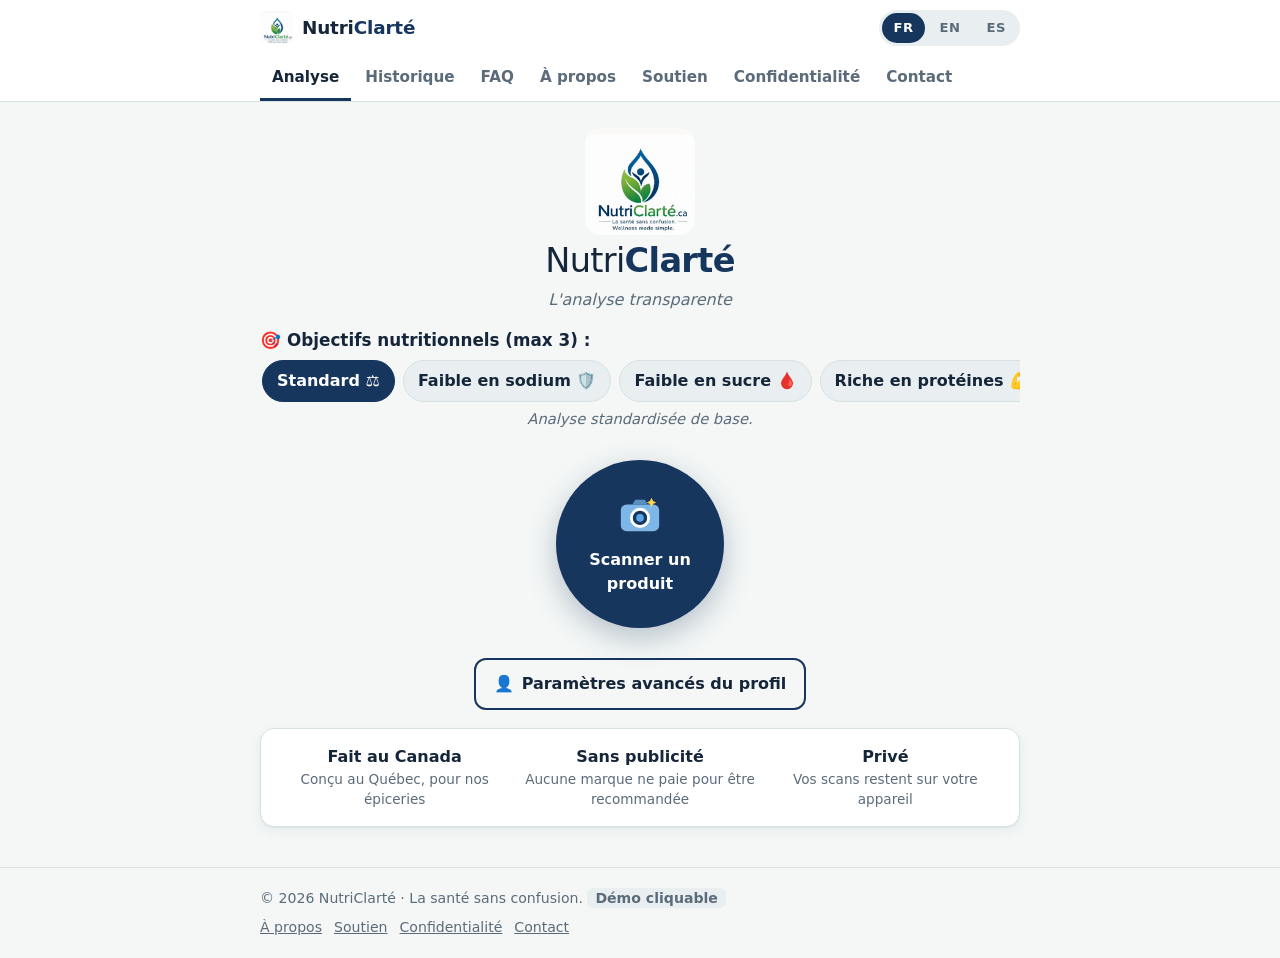
<file: index.html>
<!doctype html>
<html lang="fr-CA">
<head>
<meta charset="utf-8">
<meta name="viewport" content="width=device-width, initial-scale=1, viewport-fit=cover">
<meta http-equiv="Content-Security-Policy" content="default-src 'self'; script-src 'sha256-TqAdHb87tggobNVcoYLOB+upODQO8K/ssJWIVBiwGew='; style-src 'self' 'unsafe-inline'; img-src 'self' data:; font-src 'self'; connect-src 'self'; form-action 'self'; base-uri 'none'; object-src 'none'; frame-src 'none'; manifest-src 'self'; upgrade-insecure-requests">
<meta name="referrer" content="strict-origin-when-cross-origin">
<link rel="icon" href="logo.png">
<title>NutriClarté</title>
<meta name="claude:viewport-fit-sides" content="cover">
<meta name="description" content="NutriClarté — scan a product, get a clear nutrition score and healthier alternatives.">
<style>
body{margin:0}img{max-width:100%}[hidden]{display:none!important}
/* Layout: one centred app column (phone-first like the prototype), sticky brand bar with the FR/EN/ES toggle top-right, scrollable tab rail below. */
:root{
  --bg:#f4f7f6; --surface:#ffffff; --surface-2:#e9eff0; --line:#d8e1e2;
  --fg:#16263a; --muted:#5b6b7a;
  --navy:#17365d; --navy-fg:#ffffff; --leaf:#3f8f35; --water:#1f6fb2;
  --bad:#c0392b; --bad-bg:#fdecea; --warn:#b26a00; --good:#2e7d32; --good-bg:#e8f5e9; --ok:#1f6fb2;
  --shadow:0 1px 2px rgba(23,54,93,.06),0 4px 14px rgba(23,54,93,.06);
  /* System fonts only: no third-party font requests (privacy) */
  --display:"Avenir Next","Segoe UI Variable Display","Segoe UI",system-ui,-apple-system,Roboto,"Helvetica Neue",Arial,sans-serif;
  --body:system-ui,-apple-system,"Segoe UI",Roboto,"Helvetica Neue",Arial,sans-serif;
  --r:14px;
}
@media (prefers-color-scheme:dark){:root:not([data-theme="light"]){
  --bg:#0f1720; --surface:#17222e; --surface-2:#1f2d3b; --line:#2a3a4a;
  --fg:#e7eef4; --muted:#9aaaba; --navy:#3b6ea8; --navy-fg:#ffffff; --leaf:#6cbf5f; --water:#5aa6e6;
  --bad:#ff7b6b; --bad-bg:#3a1f1d; --warn:#f0b04a; --good:#7fd283; --good-bg:#1d3324; --ok:#5aa6e6;
  --shadow:0 1px 2px rgba(0,0,0,.3); color-scheme:dark}}
:root[data-theme="dark"]{
  --bg:#0f1720; --surface:#17222e; --surface-2:#1f2d3b; --line:#2a3a4a;
  --fg:#e7eef4; --muted:#9aaaba; --navy:#3b6ea8; --navy-fg:#ffffff; --leaf:#6cbf5f; --water:#5aa6e6;
  --bad:#ff7b6b; --bad-bg:#3a1f1d; --warn:#f0b04a; --good:#7fd283; --good-bg:#1d3324; --ok:#5aa6e6;
  --shadow:0 1px 2px rgba(0,0,0,.3); color-scheme:dark}
*{box-sizing:border-box}
body{background:var(--bg);color:var(--fg);font-family:var(--body);font-size:16px;line-height:1.5}
body::before{content:"";position:fixed;inset:0 0 auto;height:env(safe-area-inset-top,0px);z-index:30;background:var(--surface)}
h1,h2,h3{font-family:var(--display);text-wrap:balance;line-height:1.2;margin:0}
p{margin:0}
a{color:var(--water)}
button,input,select,textarea{font:inherit;color:inherit}
:focus-visible{outline:3px solid var(--water);outline-offset:2px}
.gut{padding-left:max(16px,env(safe-area-inset-left,0px));padding-right:max(16px,env(safe-area-inset-right,0px))}
.col{max-width:760px;margin:0 auto}

/* Header */
.top{position:sticky;top:env(safe-area-inset-top,0px);z-index:20;background:var(--surface);border-bottom:1px solid var(--line)}
.bar{display:flex;align-items:center;justify-content:space-between;gap:12px;padding-block:10px}
.brand{display:flex;align-items:center;gap:8px;text-decoration:none;color:var(--fg);min-width:0}
.brand img{width:34px;height:34px;object-fit:contain;border-radius:8px;background:#fff}
.brand b{font-family:var(--display);font-size:1.15rem;font-weight:600;letter-spacing:-.01em}
.brand b span{color:var(--navy);font-weight:700}
.lang{display:flex;gap:4px;background:var(--surface-2);padding:3px;border-radius:999px;flex-shrink:0}
.lang button{border:0;background:transparent;padding:5px 11px;border-radius:999px;font-size:.82rem;font-weight:700;letter-spacing:.04em;cursor:pointer;color:var(--muted)}
.lang button[aria-pressed="true"]{background:var(--navy);color:var(--navy-fg)}
.tabs{display:flex;gap:2px;overflow-x:auto;scrollbar-width:none}
.tabs::-webkit-scrollbar{display:none}
.tabs a{flex:0 0 auto;padding:10px 12px;text-decoration:none;color:var(--muted);font-weight:600;font-size:.95rem;border-bottom:3px solid transparent;white-space:nowrap}
.tabs a[aria-current="page"]{color:var(--fg);border-bottom-color:var(--navy)}

main{padding-block:20px 40px}
.view{display:flex;flex-direction:column;gap:18px}
.card{background:var(--surface);border:1px solid var(--line);border-radius:var(--r);padding:16px;box-shadow:var(--shadow)}
.label{font-size:.78rem;font-weight:700;letter-spacing:.08em;text-transform:uppercase;color:var(--muted)}
.muted{color:var(--muted)}
.btn{display:inline-flex;align-items:center;justify-content:center;gap:8px;border:0;border-radius:12px;padding:12px 18px;font-weight:700;cursor:pointer;background:var(--navy);color:var(--navy-fg);text-decoration:none}
.btn.ghost{background:transparent;color:var(--fg);border:2px solid var(--navy)}
.btn.block{width:100%}
.btn.red{background:var(--bad);color:#fff}
.card.danger{display:flex;flex-direction:column;gap:10px;border-color:var(--bad)}

/* Home */
.hero{display:flex;flex-direction:column;align-items:center;text-align:center;gap:6px;padding-top:6px}
.hero img{width:110px;height:auto;border-radius:16px;background:#fff}
.hero h1{font-size:2.1rem;font-weight:500;letter-spacing:-.02em}
.hero h1 span{font-weight:700;color:var(--navy)}
.hero p{font-style:italic;color:var(--muted)}
.goals h2{font-size:1.05rem;font-weight:600;display:flex;gap:6px;align-items:center}
.chips{display:flex;gap:8px;overflow-x:auto;padding:10px 2px 6px;scrollbar-width:thin}
.chip{flex:0 0 auto;border:1px solid var(--line);background:var(--surface-2);border-radius:999px;padding:8px 14px;font-weight:600;cursor:pointer;white-space:nowrap}
.chip[aria-pressed="true"]{background:var(--navy);color:var(--navy-fg);border-color:var(--navy)}
.goals .sub{text-align:center;font-style:italic;color:var(--muted);font-size:.92rem}
.scanwrap{display:flex;justify-content:center;padding-block:12px}
.scanbtn{width:168px;height:168px;border-radius:50%;border:0;background:var(--navy);color:var(--navy-fg);display:flex;flex-direction:column;align-items:center;justify-content:center;gap:10px;font-weight:700;cursor:pointer;box-shadow:0 10px 30px rgba(23,54,93,.28);transition:transform .15s}
.scanbtn:hover{transform:scale(1.03)}
.scanbtn svg{width:46px;height:46px}
.center{display:flex;justify-content:center}
.trust{display:grid;grid-template-columns:repeat(3,1fr);gap:10px}
.trust div{text-align:center;font-size:.85rem;color:var(--muted)}
.trust b{display:block;color:var(--fg);font-family:var(--display);font-size:1rem}
@media (max-width:480px){.trust{grid-template-columns:1fr}}

/* Scanner overlay */
.scanner{position:fixed;inset:0;z-index:50;background:rgba(10,16,24,.92);display:flex;flex-direction:column;align-items:center;justify-content:center;gap:18px;color:#fff;padding:24px}
.frame{width:min(260px,70vw);aspect-ratio:1.1;border:3px solid #fff;border-radius:18px;position:relative;overflow:hidden;max-width:100%}
.frame::after{content:"";position:absolute;left:8%;right:8%;height:2px;background:#6cbf5f;box-shadow:0 0 12px #6cbf5f;top:10%;animation:sweep 1.8s ease-in-out infinite alternate}
.frame .bars{position:absolute;inset:30% 18%;background:repeating-linear-gradient(90deg,rgba(255,255,255,.55) 0 2px,transparent 2px 5px,rgba(255,255,255,.55) 5px 6px,transparent 6px 10px);opacity:.5}
@keyframes sweep{to{top:88%}}
@media (prefers-reduced-motion:reduce){.frame::after{animation:none;top:50%}}
.scanner .sim{background:rgba(255,255,255,.14);color:#fff;border:1px solid rgba(255,255,255,.4);border-radius:999px;padding:10px 22px;font-weight:700;cursor:pointer}
.scanner .cancel{background:none;border:0;color:#cfd8e0;cursor:pointer}

/* Result */
.filters{background:var(--surface-2);border-radius:10px;padding:10px 12px;font-size:.92rem;text-align:center}
.seg{display:grid;grid-template-columns:1fr 1fr;gap:4px;background:var(--surface-2);padding:4px;border-radius:999px}
.seg button{border:0;background:transparent;border-radius:999px;padding:10px;font-weight:700;cursor:pointer;color:var(--muted)}
.seg button[aria-pressed="true"]{background:var(--navy);color:var(--navy-fg)}
.slider label{font-weight:600;font-size:.95rem;display:flex;justify-content:space-between;gap:8px;flex-wrap:wrap}
.slider input{width:100%;accent-color:var(--water);margin-top:10px}
.score{display:flex;gap:16px;align-items:center}
.ring{width:76px;height:76px;flex-shrink:0;border-radius:50%;border:4px solid var(--rc);display:grid;place-items:center;font-family:var(--display);font-size:1.8rem;font-weight:700;color:var(--rc)}
.score .pname{font-size:.8rem;font-weight:700;letter-spacing:.06em;text-transform:uppercase;color:var(--muted)}
.score .rating{font-family:var(--display);font-size:1.5rem;font-weight:600;color:var(--rc)}
.alerts{display:flex;flex-direction:column;gap:6px;margin-top:14px;padding-top:12px;border-top:1px solid var(--line)}
.alert{display:flex;gap:8px;align-items:flex-start;font-weight:600;font-size:.95rem}
.alert.bad{color:var(--bad)} .alert.warn{color:var(--warn)} .alert.good{color:var(--good)}
.alert i{font-style:normal;flex-shrink:0;width:20px;height:20px;border-radius:5px;display:grid;place-items:center;font-size:.75rem;color:#fff}
.alert.bad i{background:var(--bad)} .alert.warn i{background:var(--warn)} .alert.good i{background:var(--good)}
.nutr{display:grid;grid-template-columns:repeat(4,1fr);gap:8px;text-align:center}
.nutr b{display:block;font-family:var(--display);font-size:1.35rem;font-weight:600;font-variant-numeric:tabular-nums}
.nutr span{font-size:.82rem;color:var(--muted)}
.nutr .over b{color:var(--bad)}
@media (max-width:420px){.nutr{grid-template-columns:repeat(2,1fr)}}
.alt{display:flex;flex-direction:column;gap:6px}
.alt .head{display:flex;justify-content:space-between;gap:10px;align-items:flex-start}
.alt h3{font-family:var(--body);font-size:1.02rem;font-weight:700}
.pill{background:var(--good-bg);color:var(--good);font-weight:700;font-size:.82rem;padding:3px 9px;border-radius:999px;white-space:nowrap;font-variant-numeric:tabular-nums}
.alt .why{font-style:italic;color:var(--leaf);font-size:.92rem;font-weight:600}
.tags{display:flex;flex-wrap:wrap;gap:6px}
.tags span{background:var(--surface-2);border-radius:6px;padding:2px 8px;font-size:.8rem;color:var(--muted);font-variant-numeric:tabular-nums}
.match{font-size:.78rem;font-weight:700;color:var(--water)}

/* History */
.hist{display:flex;flex-direction:column;gap:10px}
.hrow{display:flex;align-items:center;gap:12px;cursor:pointer;text-align:left;width:100%;font:inherit}
.hrow .ring{width:48px;height:48px;font-size:1.1rem;border-width:3px}
.hrow div{min-width:0;flex:1}
.hrow small{color:var(--muted)}
.ex{font-size:.72rem;font-weight:700;letter-spacing:.06em;text-transform:uppercase;background:var(--surface-2);color:var(--muted);padding:2px 6px;border-radius:4px;margin-left:6px}

/* FAQ / prose */
details{background:var(--surface);border:1px solid var(--line);border-radius:12px;padding:12px 16px}
details+details{margin-top:8px}
summary{font-weight:700;cursor:pointer}
details p{margin-top:8px;color:var(--muted)}
.prose{display:flex;flex-direction:column;gap:14px;max-width:68ch}
.prose h1{font-size:1.9rem;font-weight:600}
.prose h2{font-size:1.25rem;font-weight:600;margin-top:10px}
.prose ul,.prose ol{margin:0;padding-left:1.2em;display:flex;flex-direction:column;gap:6px}
.prose .lede{font-size:1.12rem;color:var(--muted)}
.eyebrow{font-size:.78rem;font-weight:700;letter-spacing:.1em;text-transform:uppercase;color:var(--leaf)}
.grid2{display:grid;grid-template-columns:repeat(2,minmax(0,1fr));gap:12px}
@media (max-width:560px){.grid2{grid-template-columns:1fr}}
.grid2 h3{font-size:1.02rem;margin-bottom:4px}
.quote{border-left:4px solid var(--leaf);padding:4px 0 4px 14px;font-size:1.1rem;font-style:italic}
.updated{font-size:.88rem;color:var(--muted)}

/* Contact */
.contact{display:grid;grid-template-columns:minmax(0,1.4fr) minmax(0,1fr);gap:16px;align-items:start}
@media (max-width:640px){.contact{grid-template-columns:1fr}}
form{display:flex;flex-direction:column;gap:12px}
.field{display:flex;flex-direction:column;gap:4px}
.field label{font-weight:600;font-size:.93rem}
.field input,.field select,.field textarea{border:1px solid var(--line);background:var(--bg);border-radius:10px;padding:10px 12px;width:100%}
.field textarea{min-height:130px;resize:vertical}
.field .err{color:var(--bad);font-size:.85rem;min-height:0}
.check{display:flex;gap:8px;align-items:flex-start;font-size:.9rem}
.check input{margin-top:4px}
.phone{font-family:var(--display);font-size:1.5rem;font-weight:600;user-select:all;font-variant-numeric:tabular-nums}
.side{display:flex;flex-direction:column;gap:12px}
.side .card{display:flex;flex-direction:column;gap:6px}
.copy{align-self:flex-start;border:1px solid var(--line);background:var(--surface-2);border-radius:8px;padding:5px 10px;font-size:.85rem;font-weight:600;cursor:pointer}
.success{display:flex;flex-direction:column;gap:8px;background:var(--good-bg);border:1px solid var(--good);border-radius:var(--r);padding:16px}
.success h3{color:var(--good)}

/* Modal + toast */
.modal{position:fixed;inset:0;z-index:60;background:rgba(10,16,24,.55);display:flex;align-items:flex-end;justify-content:center;padding:16px}
.sheet{background:var(--surface);border-radius:18px;padding:20px;width:100%;max-width:520px;max-height:90vh;overflow:auto;display:flex;flex-direction:column;gap:14px}
.sheet .row{display:flex;gap:10px;justify-content:flex-end}
.opts{display:flex;flex-wrap:wrap;gap:8px}
@media (min-width:640px){.modal{align-items:center}}
.toast{position:fixed;left:50%;bottom:calc(20px + env(safe-area-inset-bottom,0px));transform:translateX(-50%);background:var(--fg);color:var(--bg);padding:10px 16px;border-radius:10px;font-weight:600;z-index:70;max-width:calc(100% - 32px)}

footer{border-top:1px solid var(--line);padding-block:20px;font-size:.88rem;color:var(--muted)}
footer .col{display:flex;flex-wrap:wrap;gap:8px 16px;justify-content:space-between}
footer nav{display:flex;flex-wrap:wrap;gap:12px}
footer a{color:var(--muted)}
.demo-tag{background:var(--surface-2);border-radius:6px;padding:2px 8px;font-weight:600}
</style>

</head>
<body>
<header class="top">
  <div class="gut"><div class="col bar">
    <a class="brand" href="#analyze"><img src="[data-uri]" alt=""><b>Nutri<span>Clarté</span></b></a>
    <div class="lang" role="group" aria-label="Language">
      <button type="button" data-lang="fr" aria-pressed="false" title="Français">FR</button>
      <button type="button" data-lang="en" aria-pressed="false" title="English">EN</button>
      <button type="button" data-lang="es" aria-pressed="false" title="Español">ES</button>
    </div>
  </div></div>
  <div class="gut"><nav class="col tabs" id="tabs" aria-label="Main">
    <a href="#analyze" data-i18n="tab.analyze"></a>
    <a href="#history" data-i18n="tab.history"></a>
    <a href="#faq" data-i18n="tab.faq"></a>
    <a href="#about" data-i18n="tab.about"></a>
    <a href="#support" data-i18n="tab.support"></a>
    <a href="#privacy" data-i18n="tab.privacy"></a>
    <a href="#contact" data-i18n="tab.contact"></a>
  </nav></div>
</header>

<main class="gut"><div class="col" id="app"></div></main>

<footer class="gut"><div class="col">
  <span>© 2026 NutriClarté · <span data-i18n="footer.tag"></span> <span class="demo-tag" data-i18n="footer.demo"></span></span>
  <nav><a href="#about" data-i18n="tab.about"></a><a href="#support" data-i18n="tab.support"></a><a href="#privacy" data-i18n="tab.privacy"></a><a href="#contact" data-i18n="tab.contact"></a></nav>
</div></footer>

<div id="layer"></div>

<script>
const T = {
en: {
  "data.title":"Delete all my data","data.desc":"Erase everything NutriClarté saved in this browser: scan history, profile (age group and allergies) and language choice. This cannot be undone.","data.delete":"Delete all my data","data.confirm":"Delete your history, profile and settings from this device?","data.yes":"Yes, delete everything","data.no":"Keep my data","data.deleted":"All your data was deleted from this device.",
  "tab.analyze":"Analyze","tab.history":"History","tab.faq":"FAQ","tab.about":"About us","tab.support":"Support","tab.privacy":"Privacy","tab.contact":"Contact",
  "footer.tag":"Wellness made simple.","footer.demo":"Clickable demo",
  "tagline":"Transparent analysis",
  "goals.title":"Nutritional Goals (max 3):",
  "goal.standard":"Standard ⚖️","goal.lowsodium":"Low-Sodium 🛡️","goal.lowsugar":"Low-Sugar 🩸","goal.highprotein":"High-Protein 💪","goal.cardio":"Cardio / Anti-Cholesterol ❤️",
  "goals.std":"Standard baseline analysis.","goals.active":"{n} active profile(s) simultaneously.","goals.max":"You can combine up to 3 goals.",
  "scan.btn":"Scan a product","profile.btn":"Advanced Profile Settings",
  "trust.1a":"Made in Canada","trust.1b":"Built in Québec, for Canadian shelves",
  "trust.2a":"No ads","trust.2b":"No brand pays for a recommendation",
  "trust.3a":"Private","trust.3b":"Your scans stay on your device",
  "scanner.hint":"Place the barcode inside the frame","scanner.sim":"Simulate a scan","scanner.cancel":"Cancel","scanner.reading":"Reading barcode…",
  "res.back":"Back to Home","res.filters":"Combined filters:","res.base":"Rigid Base (100g)","res.portion":"Real Portion",
  "res.adjust":"Adjust your real portion: x{m}","res.grams":"≈ {g} g",
  "res.matches":"The product matches your selected criteria.",
  "alert.sugar":"Glycemic Alert: Too much sugar.","alert.satfat":"Cardio: High saturated fats.","alert.sodium":"Sodium Alert: Too much salt for your goal.","alert.protein":"Protein: Too little protein for your goal.","alert.allergen":"Allergen: contains {a}.",
  "res.bio":"Biological Analysis","res.alts":"Best Alternatives For You","res.fits":"Fits your goals",
  "nut.sugars":"Sugars","nut.satfat":"Sat. Fat","nut.sodium":"Sodium","nut.protein":"Protein",
  "rating.poor":"Poor","rating.fair":"Fair","rating.good":"Good","rating.excellent":"Excellent",
  "hist.title":"Your scan history","hist.lede":"Tap a scan to reopen its analysis.","hist.empty":"No scans yet. Scan a product from the Analyze tab.","hist.clear":"Clear history","hist.example":"Example","hist.cleared":"History cleared.",
  "faq.title":"Frequently asked questions",
  "faq":[
    ["How is the score calculated?","Each product gets a score out of 100 based on its sugars, saturated fats, sodium, fibre and protein per 100 g, compared with Health Canada's daily values. Your goals then add specific alerts on top of the score."],
    ["What is the difference between Rigid Base and Real Portion?","Rigid Base shows the label values per 100 g so you can compare products fairly. Real Portion multiplies them by what you actually eat, for example x0.3 for a 30 g serving of spread."],
    ["Why can I only pick 3 goals?","Combining more than three goals makes the alerts contradictory and hard to read. Three covers the most common combinations, like Low-Sugar plus Cardio."],
    ["Are the alternatives sponsored?","No. Alternatives are ranked only by how well they fit your goals and their score. No brand can pay to appear."],
    ["Is NutriClarté medical advice?","No. NutriClarté helps you read labels. For a diagnosis or a diet plan, talk to your doctor or a registered dietitian."],
    ["Which languages are available?","French, English and Spanish. Use the FR / EN / ES switch at the top right of every page."]
  ],
  "profile.title":"Advanced Profile Settings","profile.desc":"These settings add personal alerts to every analysis. They are saved on this device only.",
  "profile.age":"Age group","age.1":"18–34","age.2":"35–54","age.3":"55+","profile.allergies":"Allergies and intolerances",
  "allergen.nuts":"Tree nuts","allergen.milk":"Milk","allergen.gluten":"Gluten","allergen.soy":"Soy","allergen.peanuts":"Peanuts",
  "profile.save":"Save","profile.cancel":"Cancel","profile.saved":"Profile saved.",
  "contact.eyebrow":"Contact","contact.title":"Talk to the NutriClarté team","contact.lede":"Questions about a score, a bug, or your data? Send us a message and a real person will answer within 2 business days.",
  "f.name":"Full name","f.email":"Email address","f.topic":"Topic","f.message":"Message","f.consent":"I agree that NutriClarté uses this information only to answer my request.","f.send":"Send message",
  "topic.general":"General question","topic.support":"Technical support","topic.privacy":"Privacy or data request","topic.partner":"Partnerships and media",
  "err.name":"Please enter your name.","err.email":"Please enter a valid email address, like name@example.com.","err.message":"Please write at least 10 characters.","err.consent":"Please check this box so we can reply.",
  "ok.title":"Thank you, {name}!","ok.body":"Your message about “{topic}” has been received. We reply within 2 business days to {email}.","ok.demo":"Demo: in this prototype the form is not connected to a server yet, so nothing was actually sent.","ok.again":"Send another message",
  "c.call":"Call us","c.hours":"Monday to Friday, 9 a.m. to 5 p.m. (Eastern Time)","c.copy":"Copy number","c.copied":"Number copied.","c.where":"Where we are","c.place":"Québec, Canada","c.reply":"Response time","c.replyv":"Within 2 business days, in French, English or Spanish.",
  "page.about":`
<span class="eyebrow">About us</span>
<h1>Why we built NutriClarté</h1>
<p class="lede">NutriClarté started with a simple frustration: standing in a grocery aisle, holding two jars, and not being able to tell which one was actually better for the person you are shopping for.</p>
<h2>The story behind the app</h2>
<p>Nutrition labels are full of numbers, but they rarely answer the real question: <em>is this good for me?</em> A label says 55 g of sugar per 100 g. Is that a lot for someone managing diabetes? What if you only eat one spoonful? What if you also watch your cholesterol?</p>
<p>We watched people we love struggle with exactly these questions after a diagnosis. They were told to "eat better" and then left alone with tiny print, two languages on every package, and marketing claims like "light" or "natural" that mean very little.</p>
<p class="quote">We wanted a tool that turns a label into a clear answer in under five seconds, in the language you think in.</p>
<p>That became NutriClarté: scan a barcode, pick up to three goals, and see a score, plain-language alerts, and better alternatives from the same shelf.</p>
<h2>Who we are</h2>
<p>We are a small, independent team based in Québec, combining software development with a deep interest in nutrition and public health. We are not owned by a food company or a grocery chain, and we intend to keep it that way.</p>
<h2>Why you can trust us</h2>
<div class="grid2">
  <div class="card"><h3>Independent recommendations</h3><p class="muted">No brand can pay to improve its score or to appear as an alternative.</p></div>
  <div class="card"><h3>Public data sources</h3><p class="muted">Scores use the nutrition facts printed on the package and Health Canada daily values.</p></div>
  <div class="card"><h3>Privacy first</h3><p class="muted">Your goals, profile and history stay on your device. We do not sell data. Ever.</p></div>
  <div class="card"><h3>Reachable humans</h3><p class="muted">Call us or write to us. A person from the team answers, in French, English or Spanish.</p></div>
</div>
<h2>Our mission</h2>
<p><strong>La santé sans confusion. Wellness made simple.</strong> We want every shopper, whatever their health condition or language, to make a confident choice in the aisle.</p>
<p><a class="btn" href="#contact">Contact the team</a></p>`,
  "page.support":`
<span class="eyebrow">Support</span>
<h1>How can we help?</h1>
<p class="lede">Quick answers to the most common questions. If you are still stuck, our team is one message away.</p>
<h2>Getting started</h2>
<ol>
  <li>Choose up to 3 nutritional goals on the Analyze tab (for example Low-Sugar and Cardio).</li>
  <li>Tap <strong>Scan a product</strong> and place the barcode inside the frame.</li>
  <li>Read the score and alerts, then switch between <strong>Rigid Base (100g)</strong> and <strong>Real Portion</strong>.</li>
  <li>Move the slider to match how much you actually eat.</li>
  <li>Browse the <strong>Best Alternatives For You</strong> to find a better option.</li>
</ol>
<h2>Troubleshooting</h2>
<div class="grid2">
  <div class="card"><h3>The camera does not open</h3><p class="muted">Allow camera access for NutriClarté in your phone settings, then reopen the app.</p></div>
  <div class="card"><h3>Product not found</h3><p class="muted">Some local or new products are not in our database yet. Send us the barcode through the contact form and we will add it.</p></div>
  <div class="card"><h3>The score seems wrong</h3><p class="muted">Check whether you are in Real Portion mode. Then tell us the product name so we can review it.</p></div>
  <div class="card"><h3>Change the language</h3><p class="muted">Use the FR / EN / ES switch at the top right of any page. Your choice is remembered.</p></div>
</div>
<h2>Accounts and data</h2>
<p>NutriClarté works without an account. Your history and profile stay on your device. To erase all of it, use <strong>Delete all my data</strong> on the History tab. <strong>Clear history</strong> removes only your past scans.</p>
<h2>Still need help?</h2>
<p>Use our contact form or call us during business hours. We answer within 2 business days.</p>
<p><a class="btn" href="#contact">Contact support</a></p>`,
  "page.privacy":`
<span class="eyebrow">Privacy</span>
<h1>Privacy policy</h1>
<p class="updated">Last updated: November 1, 2026</p>
<p class="lede">Short version: your health goals are personal. We collect as little as possible, we keep it on your device whenever we can, and we never sell it.</p>
<h2>1. What we collect</h2>
<ul>
  <li><strong>On your device only:</strong> the goals you select, your advanced profile (age group, allergies) and your scan history.</li>
  <li><strong>When you scan:</strong> the barcode number, sent to our product database to fetch nutrition facts. It is not linked to your identity.</li>
  <li><strong>When you contact us:</strong> your name, email address and message, used only to answer you.</li>
</ul>
<h2>2. What we never do</h2>
<ul>
  <li>We do not sell, rent or trade personal information.</li>
  <li>We do not show advertising or share data with food brands.</li>
  <li>We do not collect your precise location or your contacts.</li>
  <li>We do not load third-party trackers, analytics or web fonts. The site only loads its own files.</li>
</ul>
<h2>3. Your rights</h2>
<p>Under Québec's Law 25 and Canada's PIPEDA, you can access, correct or delete the personal information we hold about you, and withdraw your consent. Send your request through the contact form and choose "Privacy or data request". We answer within 30 days.</p>
<h2>4. Retention and security</h2>
<p>Contact messages are kept for up to 24 months, then deleted. Data in transit is encrypted (HTTPS). Everything stored on your device (history, profile and settings) can be erased at any time with <strong>Delete all my data</strong> on the History tab.</p>
<h2>5. Person in charge of privacy</h2>
<p>Our privacy officer is responsible for protecting personal information at NutriClarté. Reach them through the <a href="#contact">contact form</a>.</p>
<h2>6. Changes</h2>
<p>If we change this policy, we will update the date above and show a notice in the app.</p>`
},
fr: {
  "data.title":"Supprimer toutes mes données","data.desc":"Effacez tout ce que NutriClarté a enregistré dans ce navigateur : historique de scans, profil (groupe d'âge et allergies) et choix de langue. Cette action est irréversible.","data.delete":"Supprimer toutes mes données","data.confirm":"Supprimer votre historique, votre profil et vos réglages de cet appareil ?","data.yes":"Oui, tout supprimer","data.no":"Garder mes données","data.deleted":"Toutes vos données ont été supprimées de cet appareil.",
  "tab.analyze":"Analyse","tab.history":"Historique","tab.faq":"FAQ","tab.about":"À propos","tab.support":"Soutien","tab.privacy":"Confidentialité","tab.contact":"Contact",
  "footer.tag":"La santé sans confusion.","footer.demo":"Démo cliquable",
  "tagline":"L'analyse transparente",
  "goals.title":"Objectifs nutritionnels (max 3) :",
  "goal.standard":"Standard ⚖️","goal.lowsodium":"Faible en sodium 🛡️","goal.lowsugar":"Faible en sucre 🩸","goal.highprotein":"Riche en protéines 💪","goal.cardio":"Cardio / Anti-cholestérol ❤️",
  "goals.std":"Analyse standardisée de base.","goals.active":"{n} profil(s) actif(s) simultanément.","goals.max":"Vous pouvez combiner jusqu'à 3 objectifs.",
  "scan.btn":"Scanner un produit","profile.btn":"Paramètres avancés du profil",
  "trust.1a":"Fait au Canada","trust.1b":"Conçu au Québec, pour nos épiceries",
  "trust.2a":"Sans publicité","trust.2b":"Aucune marque ne paie pour être recommandée",
  "trust.3a":"Privé","trust.3b":"Vos scans restent sur votre appareil",
  "scanner.hint":"Placez le code-barres dans le cadre","scanner.sim":"Simuler un scan","scanner.cancel":"Annuler","scanner.reading":"Lecture du code-barres…",
  "res.back":"Retour à l'accueil","res.filters":"Filtres combinés :","res.base":"Base fixe (100 g)","res.portion":"Portion réelle",
  "res.adjust":"Ajustez votre portion réelle : x{m}","res.grams":"≈ {g} g",
  "res.matches":"Le produit respecte vos critères sélectionnés.",
  "alert.sugar":"Alerte glycémique : trop de sucre.","alert.satfat":"Cardio : gras saturés élevés.","alert.sodium":"Alerte sodium : trop de sel pour votre objectif.","alert.protein":"Protéines : trop peu pour votre objectif.","alert.allergen":"Allergène : contient {a}.",
  "res.bio":"Analyse biologique","res.alts":"Meilleures alternatives pour vous","res.fits":"Adapté à vos objectifs",
  "nut.sugars":"Sucres","nut.satfat":"Gras sat.","nut.sodium":"Sodium","nut.protein":"Protéines",
  "rating.poor":"Médiocre","rating.fair":"Passable","rating.good":"Bon","rating.excellent":"Excellent",
  "hist.title":"Votre historique de scans","hist.lede":"Touchez un scan pour rouvrir son analyse.","hist.empty":"Aucun scan pour l'instant. Scannez un produit dans l'onglet Analyse.","hist.clear":"Effacer l'historique","hist.example":"Exemple","hist.cleared":"Historique effacé.",
  "faq.title":"Foire aux questions",
  "faq":[
    ["Comment le score est-il calculé ?","Chaque produit reçoit un score sur 100 selon ses sucres, gras saturés, sodium, fibres et protéines par 100 g, comparés aux valeurs quotidiennes de Santé Canada. Vos objectifs ajoutent ensuite des alertes précises."],
    ["Quelle différence entre Base fixe et Portion réelle ?","La Base fixe affiche les valeurs pour 100 g afin de comparer équitablement. La Portion réelle les multiplie par ce que vous mangez vraiment, par exemple x0,3 pour 30 g de tartinade."],
    ["Pourquoi seulement 3 objectifs ?","Au-delà de trois, les alertes deviennent contradictoires et difficiles à lire. Trois couvrent les combinaisons les plus courantes, comme Faible en sucre et Cardio."],
    ["Les alternatives sont-elles commanditées ?","Non. Elles sont classées uniquement selon vos objectifs et leur score. Aucune marque ne peut payer pour y apparaître."],
    ["NutriClarté remplace-t-il un avis médical ?","Non. NutriClarté vous aide à lire les étiquettes. Pour un diagnostic ou un plan alimentaire, consultez votre médecin ou une nutritionniste."],
    ["Quelles langues sont offertes ?","Le français, l'anglais et l'espagnol. Utilisez le sélecteur FR / EN / ES en haut à droite de chaque page."]
  ],
  "profile.title":"Paramètres avancés du profil","profile.desc":"Ces paramètres ajoutent des alertes personnelles à chaque analyse. Ils sont enregistrés sur cet appareil seulement.",
  "profile.age":"Groupe d'âge","age.1":"18–34 ans","age.2":"35–54 ans","age.3":"55 ans et plus","profile.allergies":"Allergies et intolérances",
  "allergen.nuts":"Noix","allergen.milk":"Lait","allergen.gluten":"Gluten","allergen.soy":"Soya","allergen.peanuts":"Arachides",
  "profile.save":"Enregistrer","profile.cancel":"Annuler","profile.saved":"Profil enregistré.",
  "contact.eyebrow":"Contact","contact.title":"Parlez à l'équipe NutriClarté","contact.lede":"Une question sur un score, un bogue ou vos données ? Écrivez-nous : une vraie personne vous répondra d'ici 2 jours ouvrables.",
  "f.name":"Nom complet","f.email":"Adresse courriel","f.topic":"Sujet","f.message":"Message","f.consent":"J'accepte que NutriClarté utilise ces renseignements uniquement pour répondre à ma demande.","f.send":"Envoyer le message",
  "topic.general":"Question générale","topic.support":"Soutien technique","topic.privacy":"Confidentialité ou demande de données","topic.partner":"Partenariats et médias",
  "err.name":"Veuillez entrer votre nom.","err.email":"Veuillez entrer une adresse courriel valide, comme nom@exemple.com.","err.message":"Veuillez écrire au moins 10 caractères.","err.consent":"Veuillez cocher cette case pour que nous puissions répondre.",
  "ok.title":"Merci, {name} !","ok.body":"Votre message au sujet de « {topic} » a été reçu. Nous répondrons d'ici 2 jours ouvrables à {email}.","ok.demo":"Démo : dans ce prototype, le formulaire n'est pas encore relié à un serveur, donc rien n'a réellement été envoyé.","ok.again":"Envoyer un autre message",
  "c.call":"Appelez-nous","c.hours":"Du lundi au vendredi, de 9 h à 17 h (heure de l'Est)","c.copy":"Copier le numéro","c.copied":"Numéro copié.","c.where":"Où nous trouver","c.place":"Québec, Canada","c.reply":"Délai de réponse","c.replyv":"D'ici 2 jours ouvrables, en français, en anglais ou en espagnol.",
  "page.about":`
<span class="eyebrow">À propos</span>
<h1>Pourquoi nous avons créé NutriClarté</h1>
<p class="lede">NutriClarté est née d'une frustration toute simple : être dans une allée d'épicerie, deux pots à la main, sans pouvoir dire lequel est vraiment meilleur pour la personne pour qui on magasine.</p>
<h2>L'histoire derrière l'application</h2>
<p>Les étiquettes nutritionnelles sont remplies de chiffres, mais elles répondent rarement à la vraie question : <em>est-ce bon pour moi ?</em> L'étiquette indique 55 g de sucre par 100 g. Est-ce beaucoup pour une personne diabétique ? Et si on n'en mange qu'une cuillère ? Et si on surveille aussi son cholestérol ?</p>
<p>Nous avons vu des proches se débattre avec ces questions après un diagnostic. On leur a dit de « mieux manger », puis on les a laissés seuls devant des petits caractères, deux langues sur chaque emballage et des allégations comme « léger » ou « naturel » qui veulent dire bien peu.</p>
<p class="quote">Nous voulions un outil qui transforme une étiquette en réponse claire en moins de cinq secondes, dans la langue dans laquelle vous pensez.</p>
<p>C'est devenu NutriClarté : scannez un code-barres, choisissez jusqu'à trois objectifs, et obtenez un score, des alertes en langage clair et de meilleures alternatives sur la même tablette.</p>
<h2>Qui nous sommes</h2>
<p>Nous sommes une petite équipe indépendante établie au Québec, qui allie le développement logiciel à une passion pour la nutrition et la santé publique. Nous n'appartenons à aucune entreprise alimentaire ni à aucune chaîne d'épiceries, et nous comptons rester ainsi.</p>
<h2>Pourquoi nous faire confiance</h2>
<div class="grid2">
  <div class="card"><h3>Recommandations indépendantes</h3><p class="muted">Aucune marque ne peut payer pour améliorer son score ou apparaître comme alternative.</p></div>
  <div class="card"><h3>Sources de données publiques</h3><p class="muted">Les scores utilisent le tableau de la valeur nutritive de l'emballage et les valeurs quotidiennes de Santé Canada.</p></div>
  <div class="card"><h3>La confidentialité d'abord</h3><p class="muted">Vos objectifs, votre profil et votre historique restent sur votre appareil. Nous ne vendons jamais de données.</p></div>
  <div class="card"><h3>Des humains joignables</h3><p class="muted">Appelez-nous ou écrivez-nous. Une personne de l'équipe vous répond, en français, en anglais ou en espagnol.</p></div>
</div>
<h2>Notre mission</h2>
<p><strong>La santé sans confusion. Wellness made simple.</strong> Nous voulons que chaque personne, quels que soient son état de santé ou sa langue, puisse faire un choix éclairé en épicerie.</p>
<p><a class="btn" href="#contact">Contacter l'équipe</a></p>`,
  "page.support":`
<span class="eyebrow">Soutien</span>
<h1>Comment pouvons-nous vous aider ?</h1>
<p class="lede">Des réponses rapides aux questions les plus courantes. Si vous êtes encore bloqué, notre équipe est à un message de vous.</p>
<h2>Pour commencer</h2>
<ol>
  <li>Choisissez jusqu'à 3 objectifs nutritionnels dans l'onglet Analyse (par exemple Faible en sucre et Cardio).</li>
  <li>Touchez <strong>Scanner un produit</strong> et placez le code-barres dans le cadre.</li>
  <li>Lisez le score et les alertes, puis alternez entre <strong>Base fixe (100 g)</strong> et <strong>Portion réelle</strong>.</li>
  <li>Déplacez le curseur selon la quantité que vous mangez vraiment.</li>
  <li>Parcourez les <strong>Meilleures alternatives pour vous</strong> pour trouver une meilleure option.</li>
</ol>
<h2>Dépannage</h2>
<div class="grid2">
  <div class="card"><h3>La caméra ne s'ouvre pas</h3><p class="muted">Autorisez l'accès à la caméra pour NutriClarté dans les réglages de votre téléphone, puis rouvrez l'application.</p></div>
  <div class="card"><h3>Produit introuvable</h3><p class="muted">Certains produits locaux ou nouveaux ne sont pas encore dans notre base. Envoyez-nous le code-barres par le formulaire de contact et nous l'ajouterons.</p></div>
  <div class="card"><h3>Le score semble erroné</h3><p class="muted">Vérifiez si vous êtes en mode Portion réelle. Puis indiquez-nous le nom du produit pour que nous le vérifiions.</p></div>
  <div class="card"><h3>Changer la langue</h3><p class="muted">Utilisez le sélecteur FR / EN / ES en haut à droite de n'importe quelle page. Votre choix est mémorisé.</p></div>
</div>
<h2>Compte et données</h2>
<p>NutriClarté fonctionne sans compte. Votre historique et votre profil restent sur votre appareil. Pour tout effacer, utilisez <strong>Supprimer toutes mes données</strong> dans l'onglet Historique. <strong>Effacer l'historique</strong> retire seulement vos scans passés.</p>
<h2>Besoin d'aide supplémentaire ?</h2>
<p>Utilisez notre formulaire de contact ou appelez-nous pendant les heures d'ouverture. Nous répondons d'ici 2 jours ouvrables.</p>
<p><a class="btn" href="#contact">Contacter le soutien</a></p>`,
  "page.privacy":`
<span class="eyebrow">Confidentialité</span>
<h1>Politique de confidentialité</h1>
<p class="updated">Dernière mise à jour : 1er novembre 2026</p>
<p class="lede">En bref : vos objectifs de santé sont personnels. Nous recueillons le minimum, nous le gardons sur votre appareil autant que possible, et nous ne le vendons jamais.</p>
<h2>1. Ce que nous recueillons</h2>
<ul>
  <li><strong>Sur votre appareil seulement :</strong> les objectifs choisis, votre profil avancé (groupe d'âge, allergies) et votre historique de scans.</li>
  <li><strong>Lors d'un scan :</strong> le numéro du code-barres, envoyé à notre base de produits pour obtenir la valeur nutritive. Il n'est pas lié à votre identité.</li>
  <li><strong>Lorsque vous nous écrivez :</strong> votre nom, votre courriel et votre message, utilisés uniquement pour vous répondre.</li>
</ul>
<h2>2. Ce que nous ne faisons jamais</h2>
<ul>
  <li>Nous ne vendons, ne louons ni n'échangeons de renseignements personnels.</li>
  <li>Nous n'affichons pas de publicité et ne partageons pas de données avec les marques alimentaires.</li>
  <li>Nous ne recueillons ni votre position précise ni vos contacts.</li>
  <li>Nous ne chargeons aucun traceur, outil d'analyse ou police web de tiers. Le site charge uniquement ses propres fichiers.</li>
</ul>
<h2>3. Vos droits</h2>
<p>En vertu de la Loi 25 du Québec et de la LPRPDE du Canada, vous pouvez accéder à vos renseignements personnels, les faire corriger ou supprimer, et retirer votre consentement. Faites votre demande par le formulaire de contact en choisissant « Confidentialité ou demande de données ». Nous répondons dans un délai de 30 jours.</p>
<h2>4. Conservation et sécurité</h2>
<p>Les messages de contact sont conservés au plus 24 mois, puis supprimés. Les données en transit sont chiffrées (HTTPS). Tout ce qui est enregistré sur votre appareil (historique, profil et réglages) peut être effacé en tout temps avec <strong>Supprimer toutes mes données</strong> dans l'onglet Historique.</p>
<h2>5. Responsable de la protection des renseignements personnels</h2>
<p>Notre responsable de la protection des renseignements personnels veille à la protection de vos données chez NutriClarté. Joignez cette personne par le <a href="#contact">formulaire de contact</a>.</p>
<h2>6. Modifications</h2>
<p>Si nous modifions cette politique, nous mettrons à jour la date ci-dessus et afficherons un avis dans l'application.</p>`
},
es: {
  "data.title":"Borrar todos mis datos","data.desc":"Borre todo lo que NutriClarté guardó en este navegador: historial de escaneos, perfil (grupo de edad y alergias) y elección de idioma. No se puede deshacer.","data.delete":"Borrar todos mis datos","data.confirm":"¿Borrar su historial, su perfil y sus ajustes de este dispositivo?","data.yes":"Sí, borrar todo","data.no":"Conservar mis datos","data.deleted":"Todos sus datos se borraron de este dispositivo.",
  "tab.analyze":"Análisis","tab.history":"Historial","tab.faq":"Preguntas","tab.about":"Nosotros","tab.support":"Soporte","tab.privacy":"Privacidad","tab.contact":"Contacto",
  "footer.tag":"Bienestar sin complicaciones.","footer.demo":"Demo interactiva",
  "tagline":"El análisis transparente",
  "goals.title":"Objetivos nutricionales (máx. 3):",
  "goal.standard":"Estándar ⚖️","goal.lowsodium":"Bajo en sodio 🛡️","goal.lowsugar":"Bajo en azúcar 🩸","goal.highprotein":"Alto en proteínas 💪","goal.cardio":"Cardio / Anticolesterol ❤️",
  "goals.std":"Análisis estandarizado de base.","goals.active":"{n} perfil(es) activo(s) simultáneamente.","goals.max":"Puede combinar hasta 3 objetivos.",
  "scan.btn":"Escanear producto","profile.btn":"Ajustes avanzados del perfil",
  "trust.1a":"Hecho en Canadá","trust.1b":"Creado en Quebec, para los supermercados de aquí",
  "trust.2a":"Sin anuncios","trust.2b":"Ninguna marca paga por ser recomendada",
  "trust.3a":"Privado","trust.3b":"Sus escaneos se quedan en su dispositivo",
  "scanner.hint":"Coloque el código de barras dentro del marco","scanner.sim":"Simular un escaneo","scanner.cancel":"Cancelar","scanner.reading":"Leyendo el código de barras…",
  "res.back":"Volver al inicio","res.filters":"Filtros combinados:","res.base":"Base fija (100 g)","res.portion":"Porción real",
  "res.adjust":"Ajuste su porción real: x{m}","res.grams":"≈ {g} g",
  "res.matches":"El producto cumple con sus criterios seleccionados.",
  "alert.sugar":"Alerta glucémica: demasiado azúcar.","alert.satfat":"Cardio: grasas saturadas elevadas.","alert.sodium":"Alerta de sodio: demasiada sal para su objetivo.","alert.protein":"Proteínas: muy pocas para su objetivo.","alert.allergen":"Alérgeno: contiene {a}.",
  "res.bio":"Análisis biológico","res.alts":"Mejores alternativas para usted","res.fits":"Se adapta a sus objetivos",
  "nut.sugars":"Azúcares","nut.satfat":"Grasa sat.","nut.sodium":"Sodio","nut.protein":"Proteínas",
  "rating.poor":"Deficiente","rating.fair":"Regular","rating.good":"Bueno","rating.excellent":"Excelente",
  "hist.title":"Su historial de escaneos","hist.lede":"Toque un escaneo para volver a abrir su análisis.","hist.empty":"Todavía no hay escaneos. Escanee un producto desde la pestaña Análisis.","hist.clear":"Borrar historial","hist.example":"Ejemplo","hist.cleared":"Historial borrado.",
  "faq.title":"Preguntas frecuentes",
  "faq":[
    ["¿Cómo se calcula la puntuación?","Cada producto recibe una puntuación sobre 100 según sus azúcares, grasas saturadas, sodio, fibra y proteínas por 100 g, comparados con los valores diarios de Salud Canadá. Sus objetivos añaden luego alertas específicas."],
    ["¿Qué diferencia hay entre Base fija y Porción real?","La Base fija muestra los valores por 100 g para comparar de forma justa. La Porción real los multiplica por lo que usted realmente come, por ejemplo x0,3 para 30 g de crema untable."],
    ["¿Por qué solo 3 objetivos?","Con más de tres, las alertas se vuelven contradictorias y difíciles de leer. Tres cubren las combinaciones más comunes, como Bajo en azúcar y Cardio."],
    ["¿Las alternativas están patrocinadas?","No. Se ordenan solo según sus objetivos y su puntuación. Ninguna marca puede pagar para aparecer."],
    ["¿NutriClarté es un consejo médico?","No. NutriClarté le ayuda a leer etiquetas. Para un diagnóstico o un plan de alimentación, consulte a su médico o a un nutricionista."],
    ["¿Qué idiomas están disponibles?","Francés, inglés y español. Use el selector FR / EN / ES en la esquina superior derecha de cada página."]
  ],
  "profile.title":"Ajustes avanzados del perfil","profile.desc":"Estos ajustes añaden alertas personales a cada análisis. Se guardan solo en este dispositivo.",
  "profile.age":"Grupo de edad","age.1":"18–34 años","age.2":"35–54 años","age.3":"55 años o más","profile.allergies":"Alergias e intolerancias",
  "allergen.nuts":"Frutos secos","allergen.milk":"Leche","allergen.gluten":"Gluten","allergen.soy":"Soya","allergen.peanuts":"Cacahuetes",
  "profile.save":"Guardar","profile.cancel":"Cancelar","profile.saved":"Perfil guardado.",
  "contact.eyebrow":"Contacto","contact.title":"Hable con el equipo de NutriClarté","contact.lede":"¿Preguntas sobre una puntuación, un error o sus datos? Escríbanos y una persona real le responderá en un plazo de 2 días hábiles.",
  "f.name":"Nombre completo","f.email":"Correo electrónico","f.topic":"Asunto","f.message":"Mensaje","f.consent":"Acepto que NutriClarté use esta información solo para responder a mi solicitud.","f.send":"Enviar mensaje",
  "topic.general":"Pregunta general","topic.support":"Soporte técnico","topic.privacy":"Privacidad o solicitud de datos","topic.partner":"Alianzas y medios",
  "err.name":"Por favor, escriba su nombre.","err.email":"Por favor, escriba un correo válido, como nombre@ejemplo.com.","err.message":"Por favor, escriba al menos 10 caracteres.","err.consent":"Marque esta casilla para que podamos responderle.",
  "ok.title":"¡Gracias, {name}!","ok.body":"Hemos recibido su mensaje sobre «{topic}». Responderemos en un plazo de 2 días hábiles a {email}.","ok.demo":"Demo: en este prototipo el formulario aún no está conectado a un servidor, así que no se envió nada.","ok.again":"Enviar otro mensaje",
  "c.call":"Llámenos","c.hours":"De lunes a viernes, de 9:00 a 17:00 (hora del Este)","c.copy":"Copiar número","c.copied":"Número copiado.","c.where":"Dónde estamos","c.place":"Quebec, Canadá","c.reply":"Tiempo de respuesta","c.replyv":"En un plazo de 2 días hábiles, en francés, inglés o español.",
  "page.about":`
<span class="eyebrow">Nosotros</span>
<h1>Por qué creamos NutriClarté</h1>
<p class="lede">NutriClarté nació de una frustración sencilla: estar en un pasillo del supermercado con dos frascos en la mano y no poder saber cuál es realmente mejor para la persona para quien compra.</p>
<h2>La historia detrás de la aplicación</h2>
<p>Las etiquetas nutricionales están llenas de números, pero rara vez responden a la verdadera pregunta: <em>¿esto es bueno para mí?</em> La etiqueta dice 55 g de azúcar por 100 g. ¿Es mucho para alguien con diabetes? ¿Y si solo come una cucharada? ¿Y si también cuida su colesterol?</p>
<p>Vimos a seres queridos luchar con estas preguntas después de un diagnóstico. Les dijeron que «comieran mejor» y luego los dejaron solos frente a letra pequeña, dos idiomas en cada envase y frases como «light» o «natural» que significan muy poco.</p>
<p class="quote">Queríamos una herramienta que convierta una etiqueta en una respuesta clara en menos de cinco segundos, en el idioma en que usted piensa.</p>
<p>Así nació NutriClarté: escanee un código de barras, elija hasta tres objetivos y obtenga una puntuación, alertas en lenguaje sencillo y mejores alternativas del mismo estante.</p>
<h2>Quiénes somos</h2>
<p>Somos un equipo pequeño e independiente con sede en Quebec, que combina el desarrollo de software con un gran interés por la nutrición y la salud pública. No pertenecemos a ninguna empresa de alimentos ni cadena de supermercados, y queremos seguir así.</p>
<h2>Por qué puede confiar en nosotros</h2>
<div class="grid2">
  <div class="card"><h3>Recomendaciones independientes</h3><p class="muted">Ninguna marca puede pagar para mejorar su puntuación o aparecer como alternativa.</p></div>
  <div class="card"><h3>Fuentes de datos públicas</h3><p class="muted">Las puntuaciones usan la tabla nutricional del envase y los valores diarios de Salud Canadá.</p></div>
  <div class="card"><h3>Privacidad primero</h3><p class="muted">Sus objetivos, su perfil y su historial se quedan en su dispositivo. Nunca vendemos datos.</p></div>
  <div class="card"><h3>Personas reales</h3><p class="muted">Llámenos o escríbanos. Una persona del equipo le responde, en francés, inglés o español.</p></div>
</div>
<h2>Nuestra misión</h2>
<p><strong>La santé sans confusion. Wellness made simple.</strong> Queremos que cada persona, sin importar su condición de salud o su idioma, pueda elegir con confianza en el supermercado.</p>
<p><a class="btn" href="#contact">Contactar al equipo</a></p>`,
  "page.support":`
<span class="eyebrow">Soporte</span>
<h1>¿Cómo podemos ayudarle?</h1>
<p class="lede">Respuestas rápidas a las preguntas más comunes. Si aún tiene dudas, nuestro equipo está a un mensaje de distancia.</p>
<h2>Primeros pasos</h2>
<ol>
  <li>Elija hasta 3 objetivos nutricionales en la pestaña Análisis (por ejemplo Bajo en azúcar y Cardio).</li>
  <li>Toque <strong>Escanear producto</strong> y coloque el código de barras dentro del marco.</li>
  <li>Lea la puntuación y las alertas, y cambie entre <strong>Base fija (100 g)</strong> y <strong>Porción real</strong>.</li>
  <li>Mueva el control deslizante según la cantidad que realmente come.</li>
  <li>Revise las <strong>Mejores alternativas para usted</strong> para encontrar una mejor opción.</li>
</ol>
<h2>Solución de problemas</h2>
<div class="grid2">
  <div class="card"><h3>La cámara no se abre</h3><p class="muted">Permita el acceso a la cámara para NutriClarté en los ajustes de su teléfono y vuelva a abrir la aplicación.</p></div>
  <div class="card"><h3>Producto no encontrado</h3><p class="muted">Algunos productos locales o nuevos aún no están en nuestra base. Envíenos el código de barras con el formulario de contacto y lo añadiremos.</p></div>
  <div class="card"><h3>La puntuación parece incorrecta</h3><p class="muted">Verifique si está en modo Porción real. Luego díganos el nombre del producto para revisarlo.</p></div>
  <div class="card"><h3>Cambiar el idioma</h3><p class="muted">Use el selector FR / EN / ES en la esquina superior derecha de cualquier página. Su elección se recuerda.</p></div>
</div>
<h2>Cuenta y datos</h2>
<p>NutriClarté funciona sin cuenta. Su historial y su perfil se quedan en su dispositivo. Para borrarlo todo, use <strong>Borrar todos mis datos</strong> en la pestaña Historial. <strong>Borrar historial</strong> elimina solo sus escaneos anteriores.</p>
<h2>¿Todavía necesita ayuda?</h2>
<p>Use nuestro formulario de contacto o llámenos en horario de atención. Respondemos en un plazo de 2 días hábiles.</p>
<p><a class="btn" href="#contact">Contactar a soporte</a></p>`,
  "page.privacy":`
<span class="eyebrow">Privacidad</span>
<h1>Política de privacidad</h1>
<p class="updated">Última actualización: 1 de noviembre de 2026</p>
<p class="lede">En resumen: sus objetivos de salud son personales. Recopilamos lo mínimo, lo guardamos en su dispositivo siempre que podemos y nunca lo vendemos.</p>
<h2>1. Qué recopilamos</h2>
<ul>
  <li><strong>Solo en su dispositivo:</strong> los objetivos elegidos, su perfil avanzado (grupo de edad, alergias) y su historial de escaneos.</li>
  <li><strong>Al escanear:</strong> el número del código de barras, enviado a nuestra base de productos para obtener la información nutricional. No se vincula a su identidad.</li>
  <li><strong>Cuando nos escribe:</strong> su nombre, su correo y su mensaje, usados solo para responderle.</li>
</ul>
<h2>2. Lo que nunca hacemos</h2>
<ul>
  <li>No vendemos, alquilamos ni intercambiamos información personal.</li>
  <li>No mostramos publicidad ni compartimos datos con marcas de alimentos.</li>
  <li>No recopilamos su ubicación precisa ni sus contactos.</li>
  <li>No cargamos rastreadores, herramientas de análisis ni fuentes web de terceros. El sitio solo carga sus propios archivos.</li>
</ul>
<h2>3. Sus derechos</h2>
<p>Según la Ley 25 de Quebec y la ley canadiense PIPEDA, usted puede acceder a su información personal, corregirla o eliminarla, y retirar su consentimiento. Envíe su solicitud con el formulario de contacto eligiendo «Privacidad o solicitud de datos». Respondemos en un plazo de 30 días.</p>
<h2>4. Conservación y seguridad</h2>
<p>Los mensajes de contacto se conservan hasta 24 meses y luego se eliminan. Los datos en tránsito están cifrados (HTTPS). Todo lo guardado en su dispositivo (historial, perfil y ajustes) puede borrarse en cualquier momento con <strong>Borrar todos mis datos</strong> en la pestaña Historial.</p>
<h2>5. Responsable de privacidad</h2>
<p>Nuestro responsable de privacidad protege la información personal en NutriClarté. Puede contactarlo mediante el <a href="#contact">formulario de contacto</a>.</p>
<h2>6. Cambios</h2>
<p>Si modificamos esta política, actualizaremos la fecha de arriba y mostraremos un aviso en la aplicación.</p>`
}
};

// ---------- Demo data (per 100 g) ----------
const PRODUCTS = [
  { id:"hazelnut", score:35, portion:0.3, allergens:["nuts","milk"],
    name:{en:"Hazelnut spread with cocoa",fr:"Pâte à tartiner noisettes et cacao",es:"Crema de avellanas con cacao"},
    n:{sugars:55,satfat:10,sodium:50,protein:6},
    alts:[
      {name:"Purée de Noisettes 100% Pure",score:88,goals:["lowsugar","cardio"],n:{sugars:3.5,satfat:4.5,sodium:5,protein:15},
       why:{en:"Ideal for Diabetes & Cardio (zero added sugar, healthy fats)",fr:"Idéal diabète et cardio (zéro sucre ajouté, bons gras)",es:"Ideal para diabetes y cardio (sin azúcar añadido, grasas saludables)"}},
      {name:"Beurre de Cacahuète Protéiné",score:78,goals:["highprotein"],n:{sugars:6,satfat:6.2,sodium:40,protein:30},
       why:{en:"Ideal for Bulking (High in protein)",fr:"Idéal pour la prise de masse (riche en protéines)",es:"Ideal para ganar masa muscular (alto en proteínas)"}},
      {name:"Pâte Tartiner Choco Bio Light",score:65,goals:["lowsugar","lowsodium"],n:{sugars:12,satfat:3.1,sodium:15,protein:7},
       why:{en:"Guilt-free alternative with reduced sugar",fr:"Alternative sans culpabilité, moins sucrée",es:"Alternativa sin culpa, con menos azúcar"}}
    ]},
  { id:"cereal", score:42, portion:0.4, allergens:["gluten"],
    name:{en:"Frosted corn flakes",fr:"Flocons de maïs givrés",es:"Copos de maíz azucarados"},
    n:{sugars:37,satfat:0.5,sodium:450,protein:5},
    alts:[
      {name:"Gruau d'avoine nature",score:92,goals:["lowsugar","lowsodium","cardio"],n:{sugars:1,satfat:1.2,sodium:5,protein:13},
       why:{en:"Soluble fibre helps lower cholesterol",fr:"Les fibres solubles aident à réduire le cholestérol",es:"La fibra soluble ayuda a bajar el colesterol"}},
      {name:"Muesli sans sucre ajouté",score:81,goals:["lowsugar","lowsodium"],n:{sugars:8,satfat:1.5,sodium:20,protein:10},
       why:{en:"Natural sweetness from dried fruit only",fr:"Douceur naturelle des fruits séchés seulement",es:"Dulzor natural solo de fruta deshidratada"}},
      {name:"Céréales Protéinées Croquantes",score:74,goals:["highprotein"],n:{sugars:5,satfat:1,sodium:300,protein:25},
       why:{en:"Keeps you full longer (high in protein)",fr:"Rassasie plus longtemps (riche en protéines)",es:"Le mantiene saciado más tiempo (alto en proteínas)"}}
    ]},
  { id:"soup", score:48, portion:2.5, allergens:["gluten","soy"],
    name:{en:"Chicken noodle soup (canned)",fr:"Soupe poulet et nouilles (conserve)",es:"Sopa de pollo con fideos (lata)"},
    n:{sugars:1.2,satfat:0.4,sodium:720,protein:3},
    alts:[
      {name:"Soupe aux lentilles maison",score:86,goals:["lowsodium","highprotein","cardio"],n:{sugars:2,satfat:0.2,sodium:230,protein:9},
       why:{en:"Plant protein and fibre, much less salt",fr:"Protéines végétales et fibres, beaucoup moins de sel",es:"Proteína vegetal y fibra, mucha menos sal"}},
      {name:"Soupe Poulet Réduite en Sodium",score:84,goals:["lowsodium","cardio"],n:{sugars:1,satfat:0.3,sodium:140,protein:3.5},
       why:{en:"Same taste, 80% less sodium",fr:"Même goût, 80 % moins de sodium",es:"Mismo sabor, 80 % menos sodio"}},
      {name:"Bouillon d'os Bio",score:77,goals:["highprotein","lowsugar"],n:{sugars:0.5,satfat:0.2,sodium:290,protein:10},
       why:{en:"High in protein, almost no sugar",fr:"Riche en protéines, presque sans sucre",es:"Alto en proteínas, casi sin azúcar"}}
    ]}
];
const GOALS = ["standard","lowsodium","lowsugar","highprotein","cardio"];
// Alert thresholds apply to the values on screen (per 100 g or per real portion)
const LIMITS = { sugars:15, satfat:5, sodium:400, protein:10 };
const PHONE = "+1 (438) 808-8911";

// ---------- State ----------
const store = {
  get(k,d){ try{ const v=localStorage.getItem("nc."+k); return v?JSON.parse(v):d; }catch(e){ return d; } },
  set(k,v){ try{ localStorage.setItem("nc."+k,JSON.stringify(v)); }catch(e){} },
  wipe(){ try{ Object.keys(localStorage).filter(k=>k.startsWith("nc.")).forEach(k=>localStorage.removeItem(k)); }catch(e){}
          try{ sessionStorage.clear(); }catch(e){} }
};
// Validate everything read back from storage: it can be edited or corrupted, so keep only known values.
const LANGS=["fr","en","es"], AGES=["1","2","3"], ALLERGENS=["nuts","peanuts","milk","gluten","soy"];
function cleanLang(v){ return LANGS.includes(v)?v:"fr"; }
function cleanProfile(v){
  const o=(v&&typeof v==="object")?v:{};
  return { age:AGES.includes(o.age)?o.age:"2",
    allergies:Array.isArray(o.allergies)?[...new Set(o.allergies.filter(a=>ALLERGENS.includes(a)))]:[] };
}
function cleanHistory(v){
  if(!Array.isArray(v)) return null;
  return v.slice(0,30).filter(h=>h&&typeof h==="object"&&PRODUCTS.some(p=>p.id===h.pid)&&Number.isFinite(h.t))
    .map(h=>{ let g=Array.isArray(h.goals)?[...new Set(h.goals.filter(x=>GOALS.includes(x)))]:[];
      if(g.includes("standard")&&g.length>1) g=g.filter(x=>x!=="standard");
      g=g.slice(0,3); return {pid:h.pid,goals:g.length?g:["standard"],t:h.t,example:h.example===true}; });
}
const S = {
  lang: cleanLang(store.get("lang","fr")),
  goals: ["standard"],
  profile: cleanProfile(store.get("profile",null)),
  history: cleanHistory(store.get("history",null)),
  result: null, mode:"portion", mult:0.3, scanIdx:0,
  contactSent: null, confirmDelete:false
};
if(!Array.isArray(S.history)){
  const now=Date.now();
  S.history=[
    {pid:"cereal",goals:["lowsugar"],t:now-86400000*1-3600000*3,example:true},
    {pid:"soup",goals:["lowsodium","cardio"],t:now-86400000*3-3600000*6,example:true}
  ];
}

// ---------- Helpers ----------
const $=(s,r=document)=>r.querySelector(s);
const app=$("#app"), layer=$("#layer");
function t(k,vars){ let s=(T[S.lang]&&T[S.lang][k]); if(s===undefined) s=T.en[k]; if(s===undefined) return k;
  if(vars&&typeof s==="string") for(const v in vars) s=s.split("{"+v+"}").join(vars[v]); return s; }
function esc(s){ return String(s).replace(/[&<>"']/g,c=>({"&":"&amp;","<":"&lt;",">":"&gt;",'"':"&quot;","'":"&#39;"}[c])); }
function num(x,dec){ return x.toLocaleString(S.lang==="en"?"en-CA":S.lang==="fr"?"fr-CA":"es",{minimumFractionDigits:dec,maximumFractionDigits:dec}); }
function fmtMult(m){ return num(m,1); }
function rating(sc){ return sc<40?"poor":sc<60?"fair":sc<80?"good":"excellent"; }
function ringColor(sc){ return sc<40?"var(--bad)":sc<60?"var(--warn)":sc<80?"var(--water)":"var(--good)"; }
function toast(msg){ const d=document.createElement("div"); d.className="toast"; d.setAttribute("role","status"); d.textContent=msg; document.body.appendChild(d); setTimeout(()=>d.remove(),2200); }
function goalLabel(g){ return t("goal."+g); }
function prod(id){ return PRODUCTS.find(p=>p.id===id); }
function when(ts){ return new Date(ts).toLocaleString(S.lang==="en"?"en-CA":S.lang==="fr"?"fr-CA":"es",{dateStyle:"medium",timeStyle:"short"}); }

// ---------- Chrome (header, tabs, lang) ----------
function paintChrome(){
  document.documentElement.lang = S.lang==="fr"?"fr-CA":S.lang==="es"?"es":"en-CA";
  document.querySelectorAll("[data-lang]").forEach(b=>b.setAttribute("aria-pressed",String(b.dataset.lang===S.lang)));
  document.querySelectorAll("[data-i18n]").forEach(el=>el.textContent=t(el.dataset.i18n));
  const route=currentRoute();
  document.querySelectorAll("#tabs a").forEach(a=>{ if(a.getAttribute("href")==="#"+route) a.setAttribute("aria-current","page"); else a.removeAttribute("aria-current"); });
  const tabs=$("#tabs"), act=tabs.querySelector('[aria-current="page"]');
  if(act) tabs.scrollLeft=act.offsetLeft-(tabs.clientWidth-act.offsetWidth)/2;
}
document.querySelectorAll("[data-lang]").forEach(b=>b.addEventListener("click",()=>{ S.lang=b.dataset.lang; store.set("lang",S.lang); render(); }));

const ROUTES=["analyze","history","faq","about","support","privacy","contact"];
function currentRoute(){ const h=location.hash.replace("#",""); return ROUTES.includes(h)?h:"analyze"; }
window.addEventListener("hashchange",()=>{ S.confirmDelete=false; render(); window.scrollTo(0,0); });

// ---------- Views ----------
function render(){
  paintChrome();
  const r=currentRoute();
  if(r==="analyze") S.result?viewResult():viewHome();
  else if(r==="history") viewHistory();
  else if(r==="faq") viewFaq();
  else if(r==="contact") viewContact();
  else viewPage(r);
}

const CAM=`<svg viewBox="0 0 48 48" aria-hidden="true"><rect x="4" y="13" width="40" height="28" rx="6" fill="#7fb6e8"/><path d="M16 13l3-5h10l3 5z" fill="#5a8fc4"/><circle cx="24" cy="27" r="9" fill="#17365d" stroke="#fff" stroke-width="3"/><circle cx="24" cy="27" r="4" fill="#5aa6e6"/><path d="M36 6l1.6 3.4L41 11l-3.4 1.6L36 16l-1.6-3.4L31 11l3.4-1.6z" fill="#ffd34d"/></svg>`;

function viewHome(){
  const std=S.goals.includes("standard");
  app.innerHTML=`<section class="view">
    <div class="hero"><img src="${$(".brand img").src}" alt="NutriClarté — La santé sans confusion. Wellness made simple."><h1>Nutri<span>Clarté</span></h1><p>${t("tagline")}</p></div>
    <div class="goals">
      <h2><span aria-hidden="true">🎯</span>${t("goals.title")}</h2>
      <div class="chips" role="group" aria-label="${esc(t("goals.title"))}">
        ${GOALS.map(g=>`<button type="button" class="chip" data-goal="${g}" aria-pressed="${S.goals.includes(g)}">${goalLabel(g)}${S.goals.includes(g)&&g!=="standard"?" ✓":""}</button>`).join("")}
      </div>
      <p class="sub">${std?t("goals.std"):t("goals.active",{n:S.goals.length})}</p>
    </div>
    <div class="scanwrap"><button type="button" class="scanbtn" id="scan">${CAM}<span>${t("scan.btn")}</span></button></div>
    <div class="center"><button type="button" class="btn ghost" id="profile"><span aria-hidden="true">👤</span>${t("profile.btn")}</button></div>
    <div class="card trust">
      <div><b>${t("trust.1a")}</b>${t("trust.1b")}</div>
      <div><b>${t("trust.2a")}</b>${t("trust.2b")}</div>
      <div><b>${t("trust.3a")}</b>${t("trust.3b")}</div>
    </div>
  </section>`;
  app.querySelectorAll("[data-goal]").forEach(b=>b.addEventListener("click",()=>toggleGoal(b.dataset.goal)));
  $("#scan").addEventListener("click",openScanner);
  $("#profile").addEventListener("click",openProfile);
}
function toggleGoal(g){
  let gs=S.goals.filter(x=>x!=="standard");
  if(g==="standard"){ gs=[]; }
  else if(gs.includes(g)) gs=gs.filter(x=>x!==g);
  else { if(gs.length>=3){ toast(t("goals.max")); return; } gs.push(g); }
  S.goals=gs.length?gs:["standard"];
  const sc=$(".chips")?.scrollLeft||0; viewHome(); const c=$(".chips"); if(c) c.scrollLeft=sc;
}

function openScanner(){
  layer.innerHTML=`<div class="scanner" role="dialog" aria-modal="true" aria-label="${esc(t("scan.btn"))}">
    <div class="frame"><div class="bars"></div></div>
    <p id="hint">${t("scanner.hint")}</p>
    <button type="button" class="sim" id="sim">${t("scanner.sim")}</button>
    <button type="button" class="cancel" id="cancel">${t("scanner.cancel")}</button>
  </div>`;
  $("#sim").focus();
  $("#cancel").addEventListener("click",()=>layer.innerHTML="");
  $("#sim").addEventListener("click",()=>{
    $("#hint").textContent=t("scanner.reading"); $("#sim").disabled=true;
    setTimeout(()=>{
      const p=PRODUCTS[S.scanIdx%PRODUCTS.length]; S.scanIdx++;
      layer.innerHTML="";
      showResult(p.id,S.goals.slice(),true);
    },900);
  });
}
function showResult(pid,goals,record){
  const p=prod(pid);
  S.result={pid,goals}; S.mode="portion"; S.mult=p.portion; S.goals=goals.slice();
  if(record){ S.history.unshift({pid,goals,t:Date.now()}); S.history=S.history.slice(0,30); store.set("history",S.history); }
  if(location.hash!=="#analyze") location.hash="analyze"; else render();
  window.scrollTo(0,0);
}

function computeAlerts(p,vals,goals){
  const a=[];
  if(goals.includes("lowsugar") && vals.sugars>LIMITS.sugars) a.push(["bad","!",t("alert.sugar")]);
  if(goals.includes("cardio") && vals.satfat>LIMITS.satfat) a.push(["warn","⚠",t("alert.satfat")]);
  if(goals.includes("lowsodium") && vals.sodium>LIMITS.sodium) a.push(["bad","!",t("alert.sodium")]);
  if(goals.includes("highprotein") && vals.protein<LIMITS.protein) a.push(["warn","⚠",t("alert.protein")]);
  const hits=p.allergens.filter(x=>S.profile.allergies.includes(x));
  if(hits.length) a.push(["bad","!",t("alert.allergen",{a:hits.map(x=>t("allergen."+x).toLowerCase()).join(", ")})]);
  return a;
}
function viewResult(){
  const p=prod(S.result.pid), goals=S.result.goals;
  const m=S.mode==="portion"?S.mult:1;
  const v={sugars:p.n.sugars*m,satfat:p.n.satfat*m,sodium:p.n.sodium*m,protein:p.n.protein*m};
  const alerts=computeAlerts(p,v,goals);
  const rc=ringColor(p.score);
  const filters=goals.map(goalLabel).join(" + ");
  const rankedAlts=p.alts.map(a=>({...a,fit:a.goals.filter(g=>goals.includes(g)).length}))
    .sort((x,y)=>y.fit-x.fit||y.score-x.score);
  const cell=(k,unit,dec,over)=>`<div class="${over?"over":""}"><b>${num(v[k],dec)}${unit}</b><span>${t("nut."+k)}</span></div>`;
  app.innerHTML=`<section class="view">
    <button type="button" class="btn block" id="home"><span aria-hidden="true">🏠</span>${t("res.back")}</button>
    <div class="filters"><strong>${t("res.filters")}</strong> ${esc(filters)}</div>
    <div class="seg" role="group">
      <button type="button" data-mode="base" aria-pressed="${S.mode==="base"}">${t("res.base")}</button>
      <button type="button" data-mode="portion" aria-pressed="${S.mode==="portion"}">${t("res.portion")}</button>
    </div>
    ${S.mode==="portion"?`<div class="card slider"><label for="mult"><span>${t("res.adjust",{m:fmtMult(S.mult)})}</span><span class="muted">${t("res.grams",{g:Math.round(S.mult*100)})}</span></label>
      <input id="mult" type="range" min="0.1" max="3" step="0.1" value="${S.mult}" aria-valuetext="x${S.mult}"></div>`:""}
    <div class="card" style="--rc:${rc}">
      <div class="score"><div class="ring" aria-label="${p.score}/100">${p.score}</div>
        <div><div class="pname">${esc(p.name[S.lang])}</div><div class="rating">${t("rating."+rating(p.score))}</div></div></div>
      <div class="alerts">${alerts.length?alerts.map(a=>`<div class="alert ${a[0]}"><i aria-hidden="true">${a[1]}</i><span>${a[2]}</span></div>`).join("")
        :`<div class="alert good"><i aria-hidden="true">✓</i><span>${t("res.matches")}</span></div>`}</div>
    </div>
    <div class="label">${t("res.bio")}</div>
    <div class="card nutr">
      ${cell("sugars","g",1,goals.includes("lowsugar")&&v.sugars>LIMITS.sugars)}
      ${cell("satfat","g",1,goals.includes("cardio")&&v.satfat>LIMITS.satfat)}
      ${cell("sodium","mg",0,goals.includes("lowsodium")&&v.sodium>LIMITS.sodium)}
      ${cell("protein","g",1,goals.includes("highprotein")&&v.protein<LIMITS.protein)}
    </div>
    <div class="label"><span aria-hidden="true">✨</span> ${t("res.alts")}</div>
    ${rankedAlts.map(a=>`<div class="card alt">
      <div class="head"><h3>${esc(a.name)}</h3><span class="pill">${a.score}/100</span></div>
      <p class="why">${esc(a.why[S.lang])}</p>
      ${a.fit&&!goals.includes("standard")?`<span class="match">✓ ${t("res.fits")}</span>`:""}
      <div class="tags"><span>${t("nut.sugars")}: ${num(a.n.sugars*m,1)}g</span><span>${t("nut.satfat")}: ${num(a.n.satfat*m,1)}g</span><span>${t("nut.sodium")}: ${num(a.n.sodium*m,0)}mg</span><span>${t("nut.protein")}: ${num(a.n.protein*m,1)}g</span></div>
    </div>`).join("")}
  </section>`;
  $("#home").addEventListener("click",()=>{ S.result=null; render(); window.scrollTo(0,0); });
  app.querySelectorAll("[data-mode]").forEach(b=>b.addEventListener("click",()=>{ S.mode=b.dataset.mode; viewResult(); }));
  const r=$("#mult"); if(r) r.addEventListener("input",()=>{ S.mult=Math.round(parseFloat(r.value)*10)/10; viewResult(); const n=$("#mult"); n&&n.focus(); });
}

function viewHistory(){
  app.innerHTML=`<section class="view">
    <div><h1 style="font-size:1.6rem">${t("hist.title")}</h1><p class="muted">${t("hist.lede")}</p></div>
    <div class="hist">${S.history.length?S.history.map((h,i)=>{ const p=prod(h.pid); return `
      <button type="button" class="card hrow" data-i="${i}" style="--rc:${ringColor(p.score)}">
        <span class="ring">${p.score}</span>
        <div><strong>${esc(p.name[S.lang])}</strong>${h.example?`<span class="ex">${t("hist.example")}</span>`:""}<br>
        <small>${when(h.t)} · ${esc(h.goals.map(goalLabel).join(" + "))}</small></div>
      </button>`;}).join(""):`<div class="card muted">${t("hist.empty")}</div>`}</div>
    ${S.history.length?`<div><button type="button" class="btn ghost" id="clear">${t("hist.clear")}</button></div>`:""}
    <div class="card danger">
      <h2 style="font-size:1.1rem">${t("data.title")}</h2>
      <p class="muted">${t("data.desc")}</p>
      ${S.confirmDelete?`<p role="alert" style="font-weight:600">${t("data.confirm")}</p>
        <div style="display:flex;gap:10px;flex-wrap:wrap"><button type="button" class="btn red" id="delyes">${t("data.yes")}</button><button type="button" class="btn ghost" id="delno">${t("data.no")}</button></div>`
      :`<div><button type="button" class="btn red" id="delall">${t("data.delete")}</button></div>`}
    </div>
  </section>`;
  const da=$("#delall"); if(da) da.addEventListener("click",()=>{ S.confirmDelete=true; viewHistory(); $("#delyes").focus(); });
  const dn=$("#delno"); if(dn) dn.addEventListener("click",()=>{ S.confirmDelete=false; viewHistory(); });
  const dy=$("#delyes"); if(dy) dy.addEventListener("click",()=>{
    store.wipe();
    S.history=[]; S.profile=cleanProfile(null); S.goals=["standard"]; S.result=null; S.contactSent=null; S.confirmDelete=false;
    render(); toast(t("data.deleted"));
  });
  app.querySelectorAll("[data-i]").forEach(b=>b.addEventListener("click",()=>{ const h=S.history[+b.dataset.i]; showResult(h.pid,h.goals,false); }));
  const c=$("#clear"); if(c) c.addEventListener("click",()=>{ S.history=[]; store.set("history",[]); viewHistory(); toast(t("hist.cleared")); });
}

function viewFaq(){
  app.innerHTML=`<section class="view"><h1 style="font-size:1.6rem">${t("faq.title")}</h1>
    <div>${t("faq").map((q,i)=>`<details${i===0?" open":""}><summary>${q[0]}</summary><p>${q[1]}</p></details>`).join("")}</div>
    <p class="muted"><a href="#support">${t("tab.support")}</a> · <a href="#contact">${t("tab.contact")}</a></p></section>`;
}

function viewPage(r){ app.innerHTML=`<article class="view prose">${t("page."+r)}</article>`; }

function viewContact(){
  const topics=["general","support","privacy","partner"];
  const sent=S.contactSent;
  const prev=$("#cform")?{n:$("#c-name").value,e:$("#c-email").value,tp:$("#c-topic").value,m:$("#c-msg").value,c:$("#c-consent").checked}:null;
  app.innerHTML=`<section class="view">
    <div class="prose"><span class="eyebrow">${t("contact.eyebrow")}</span><h1>${t("contact.title")}</h1><p class="lede">${t("contact.lede")}</p></div>
    <div class="contact">
      <div class="card">${sent?`<div class="success" role="status">
          <h3>${esc(t("ok.title",{name:sent.name}))}</h3>
          <p>${esc(t("ok.body",{topic:t("topic."+sent.topic),email:sent.email}))}</p>
          <p class="muted" style="font-size:.88rem">${t("ok.demo")}</p>
          <div><button type="button" class="btn ghost" id="again">${t("ok.again")}</button></div></div>`
      :`<form id="cform" novalidate>
        <div class="field"><label for="c-name">${t("f.name")}</label><input id="c-name" name="name" autocomplete="name" required><span class="err" id="e-name"></span></div>
        <div class="field"><label for="c-email">${t("f.email")}</label><input id="c-email" name="email" type="email" autocomplete="email" required><span class="err" id="e-email"></span></div>
        <div class="field"><label for="c-topic">${t("f.topic")}</label><select id="c-topic" name="topic">${topics.map(x=>`<option value="${x}">${t("topic."+x)}</option>`).join("")}</select></div>
        <div class="field"><label for="c-msg">${t("f.message")}</label><textarea id="c-msg" name="message" required></textarea><span class="err" id="e-message"></span></div>
        <label class="check"><input type="checkbox" id="c-consent"><span>${t("f.consent")}</span></label><span class="err" id="e-consent" style="color:var(--bad);font-size:.85rem"></span>
        <button type="submit" class="btn">${t("f.send")}</button>
      </form>`}</div>
      <aside class="side">
        <div class="card"><span class="label">${t("c.call")}</span><span class="phone" id="phone">${PHONE}</span><span class="muted">${t("c.hours")}</span>
          <button type="button" class="copy" id="copy">${t("c.copy")}</button></div>
        <div class="card"><span class="label">${t("c.reply")}</span><span>${t("c.replyv")}</span></div>
        <div class="card"><span class="label">${t("c.where")}</span><span>${t("c.place")}</span></div>
      </aside>
    </div></section>`;
  $("#copy").addEventListener("click",()=>{
    const ok=()=>toast(t("c.copied"));
    try{ navigator.clipboard.writeText(PHONE).then(ok,()=>selectPhone()); }catch(e){ selectPhone(); }
  });
  const again=$("#again"); if(again) again.addEventListener("click",()=>{ S.contactSent=null; viewContact(); });
  const f=$("#cform"); if(!f) return;
  if(prev){ $("#c-name").value=prev.n; $("#c-email").value=prev.e; $("#c-topic").value=prev.tp; $("#c-msg").value=prev.m; $("#c-consent").checked=prev.c; }
  f.addEventListener("submit",e=>{
    e.preventDefault();
    const d={name:$("#c-name").value.trim(),email:$("#c-email").value.trim(),topic:$("#c-topic").value,message:$("#c-msg").value.trim(),consent:$("#c-consent").checked};
    const errs={name:!d.name&&t("err.name"),email:!/^[^\s@]+@[^\s@]+\.[^\s@]+$/.test(d.email)&&t("err.email"),message:d.message.length<10&&t("err.message"),consent:!d.consent&&t("err.consent")};
    let first=null;
    for(const k in errs){ $("#e-"+k).textContent=errs[k]||""; if(errs[k]&&!first) first=k; }
    if(first){ ({name:"#c-name",email:"#c-email",message:"#c-msg",consent:"#c-consent"})[first] && $(({name:"#c-name",email:"#c-email",message:"#c-msg",consent:"#c-consent"})[first]).focus(); return; }
    // Production: POST `d` to your form endpoint here (e.g. Formspree, Netlify Forms or your own API).
    S.contactSent=d; viewContact(); window.scrollTo(0,0);
  });
}
function selectPhone(){ const r=document.createRange(); r.selectNodeContents($("#phone")); const s=getSelection(); s.removeAllRanges(); s.addRange(r); }

function openProfile(){
  const P=S.profile, al=["nuts","peanuts","milk","gluten","soy"];
  layer.innerHTML=`<div class="modal" id="pm"><div class="sheet" role="dialog" aria-modal="true" aria-labelledby="pt">
    <h2 id="pt">${t("profile.title")}</h2><p class="muted">${t("profile.desc")}</p>
    <div class="field"><label for="p-age">${t("profile.age")}</label><select id="p-age">${["1","2","3"].map(x=>`<option value="${x}"${P.age===x?" selected":""}>${t("age."+x)}</option>`).join("")}</select></div>
    <div class="field"><span style="font-weight:600">${t("profile.allergies")}</span><div class="opts">${al.map(x=>`<button type="button" class="chip" data-al="${x}" aria-pressed="${P.allergies.includes(x)}">${t("allergen."+x)}</button>`).join("")}</div></div>
    <div class="row"><button type="button" class="btn ghost" id="pc">${t("profile.cancel")}</button><button type="button" class="btn" id="ps">${t("profile.save")}</button></div>
  </div></div>`;
  layer.querySelectorAll("[data-al]").forEach(b=>b.addEventListener("click",()=>b.setAttribute("aria-pressed",String(b.getAttribute("aria-pressed")!=="true"))));
  $("#pc").addEventListener("click",()=>layer.innerHTML="");
  $("#pm").addEventListener("click",e=>{ if(e.target.id==="pm") layer.innerHTML=""; });
  $("#ps").addEventListener("click",()=>{
    S.profile={age:$("#p-age").value,allergies:[...layer.querySelectorAll('[data-al][aria-pressed="true"]')].map(b=>b.dataset.al)};
    store.set("profile",S.profile); layer.innerHTML=""; toast(t("profile.saved"));
  });
}
document.addEventListener("keydown",e=>{ if(e.key==="Escape") layer.innerHTML=""; });

render();

</script>

</body>
</html>
</file>
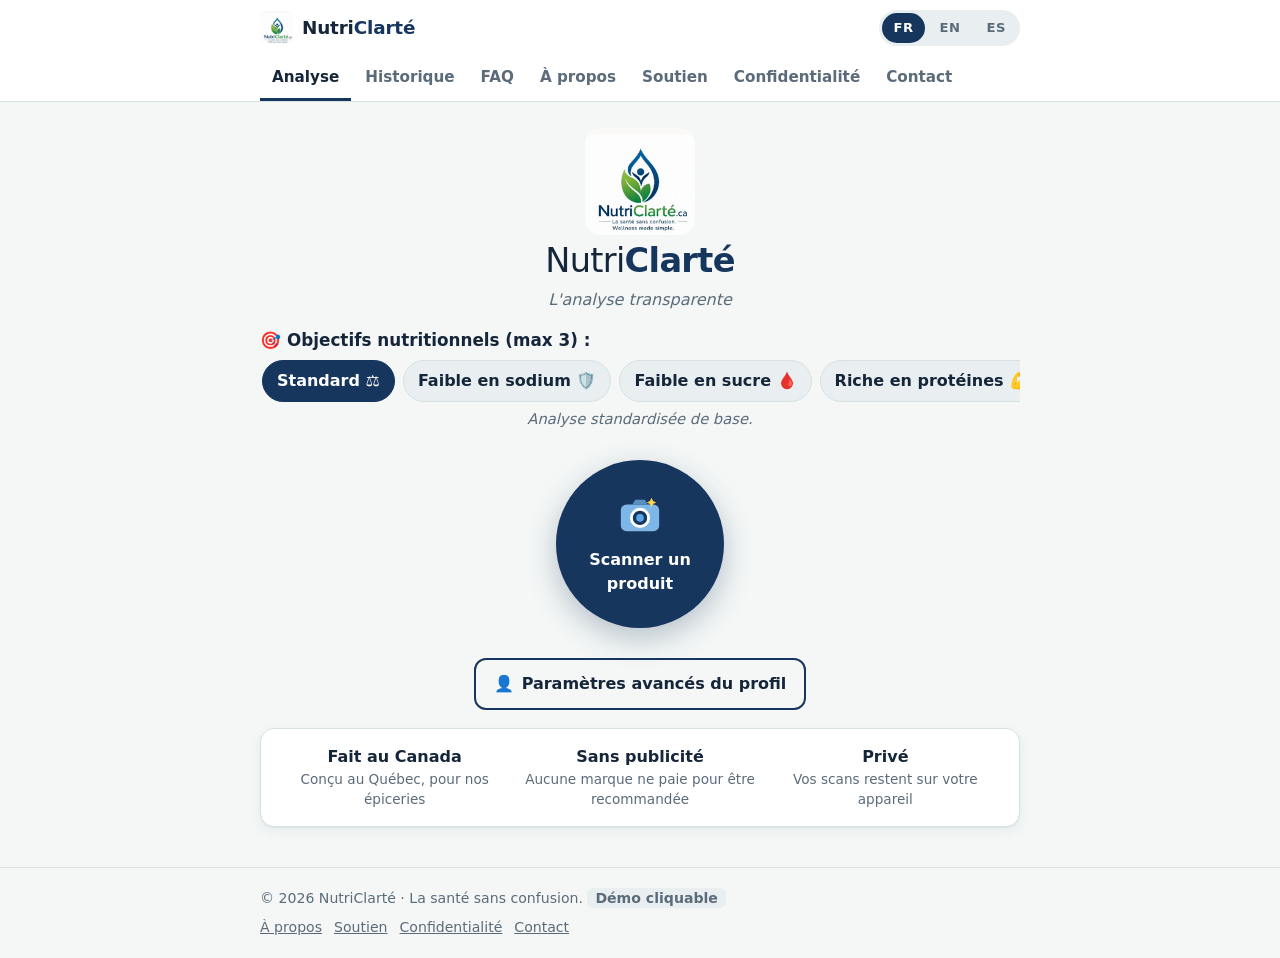
<file: en/index.html>
<!doctype html>
<html lang="fr-CA"><head><meta charset="utf-8">
<meta http-equiv="Content-Security-Policy" content="default-src 'none'; style-src 'unsafe-inline'; base-uri 'none'">
<meta http-equiv="refresh" content="0; url=../index.html">
<link rel="canonical" href="../index.html"><title>NutriClarté</title></head>
<body><p><a href="../index.html">NutriClarté</a></p></body></html>
</file>
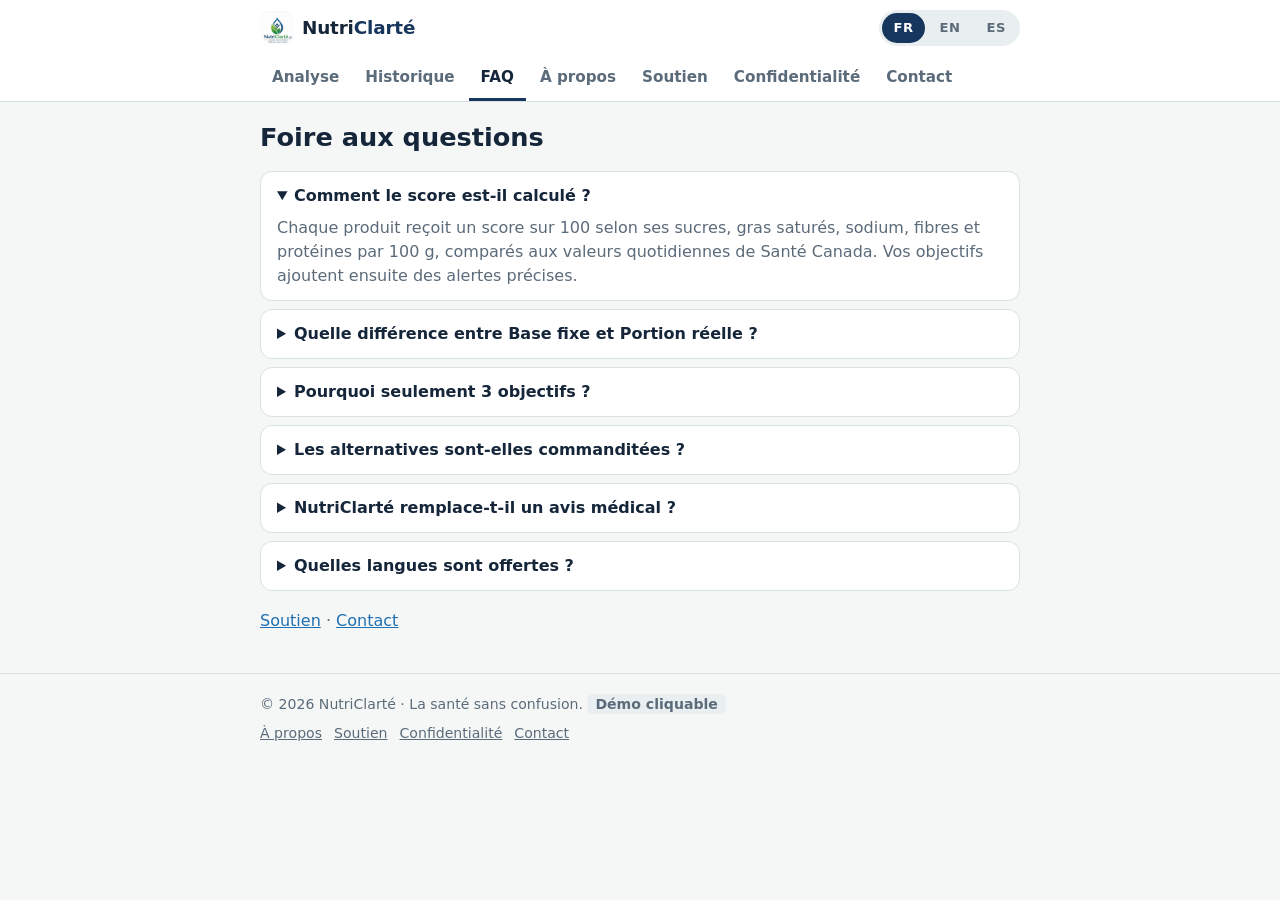
<file: faq/index.html>
<!doctype html>
<html lang="fr-CA"><head><meta charset="utf-8">
<meta http-equiv="Content-Security-Policy" content="default-src 'none'; style-src 'unsafe-inline'; base-uri 'none'">
<meta http-equiv="refresh" content="0; url=../index.html#faq">
<link rel="canonical" href="../index.html#faq"><title>NutriClarté</title></head>
<body><p><a href="../index.html#faq">NutriClarté</a></p></body></html>
</file>
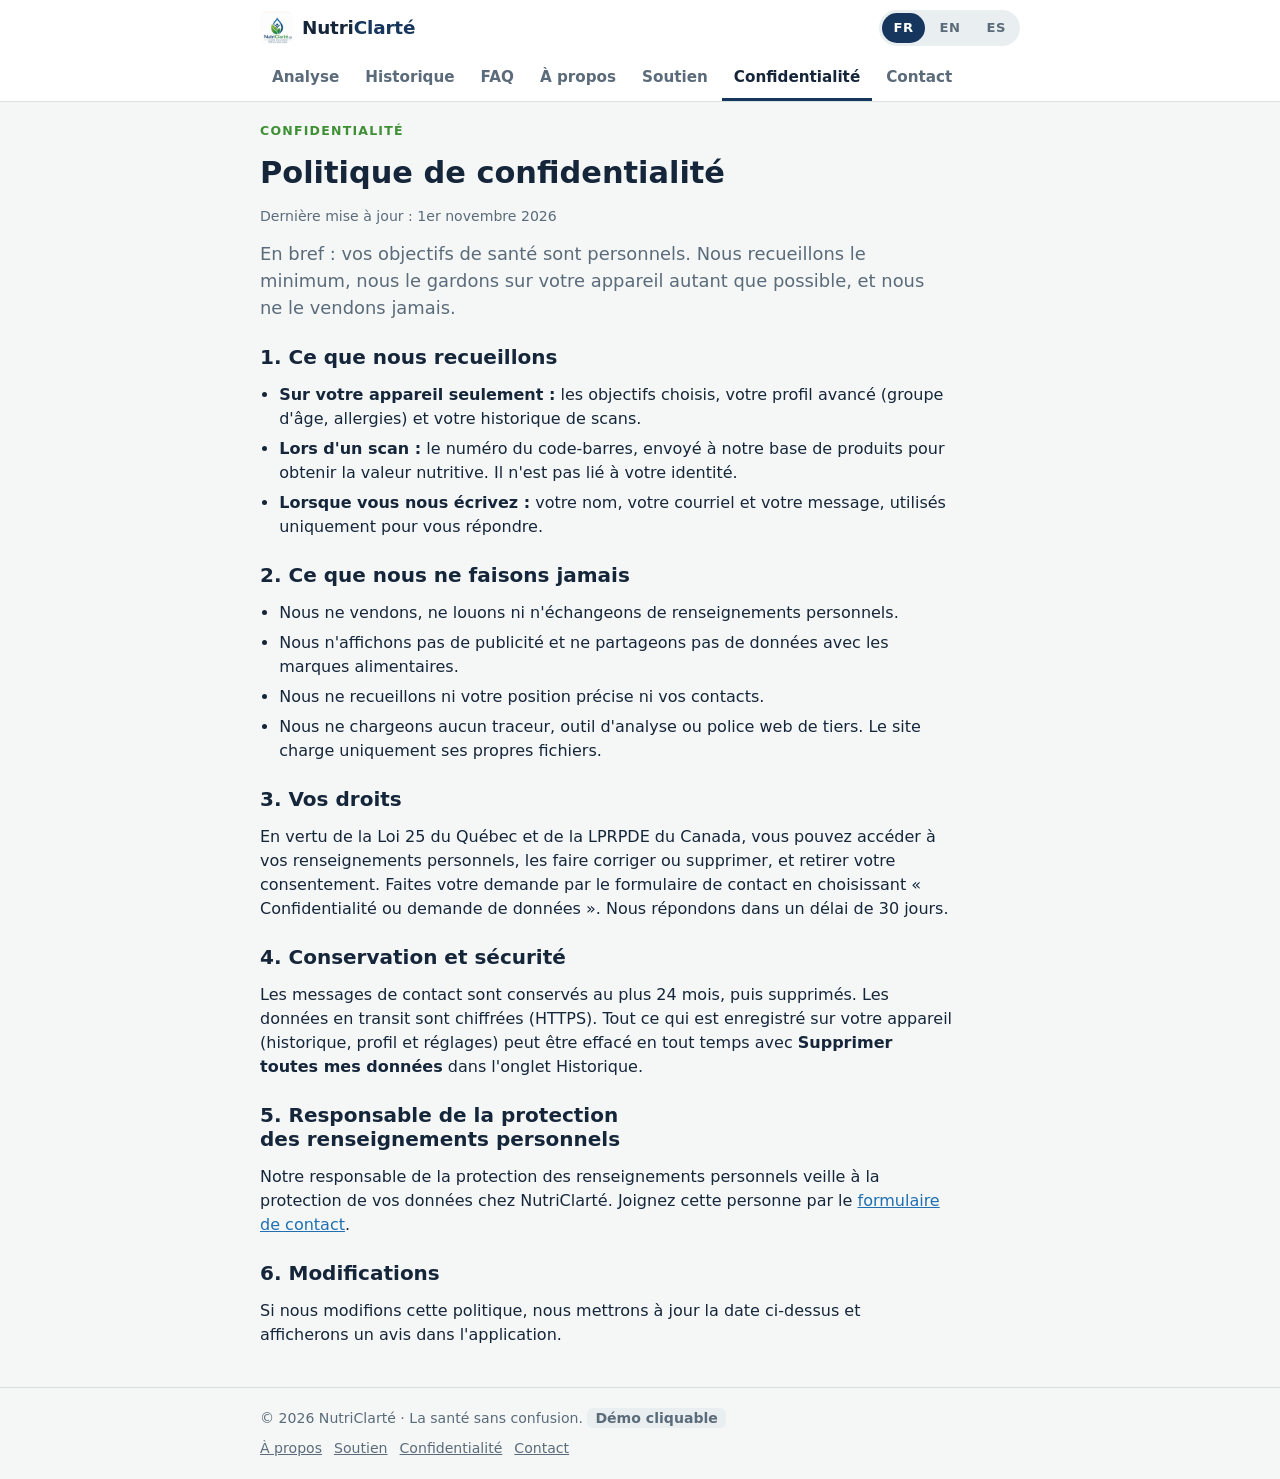
<file: privacy/index.html>
<!doctype html>
<html lang="fr-CA"><head><meta charset="utf-8">
<meta http-equiv="Content-Security-Policy" content="default-src 'none'; style-src 'unsafe-inline'; base-uri 'none'">
<meta http-equiv="refresh" content="0; url=../index.html#privacy">
<link rel="canonical" href="../index.html#privacy"><title>NutriClarté</title></head>
<body><p><a href="../index.html#privacy">NutriClarté</a></p></body></html>
</file>
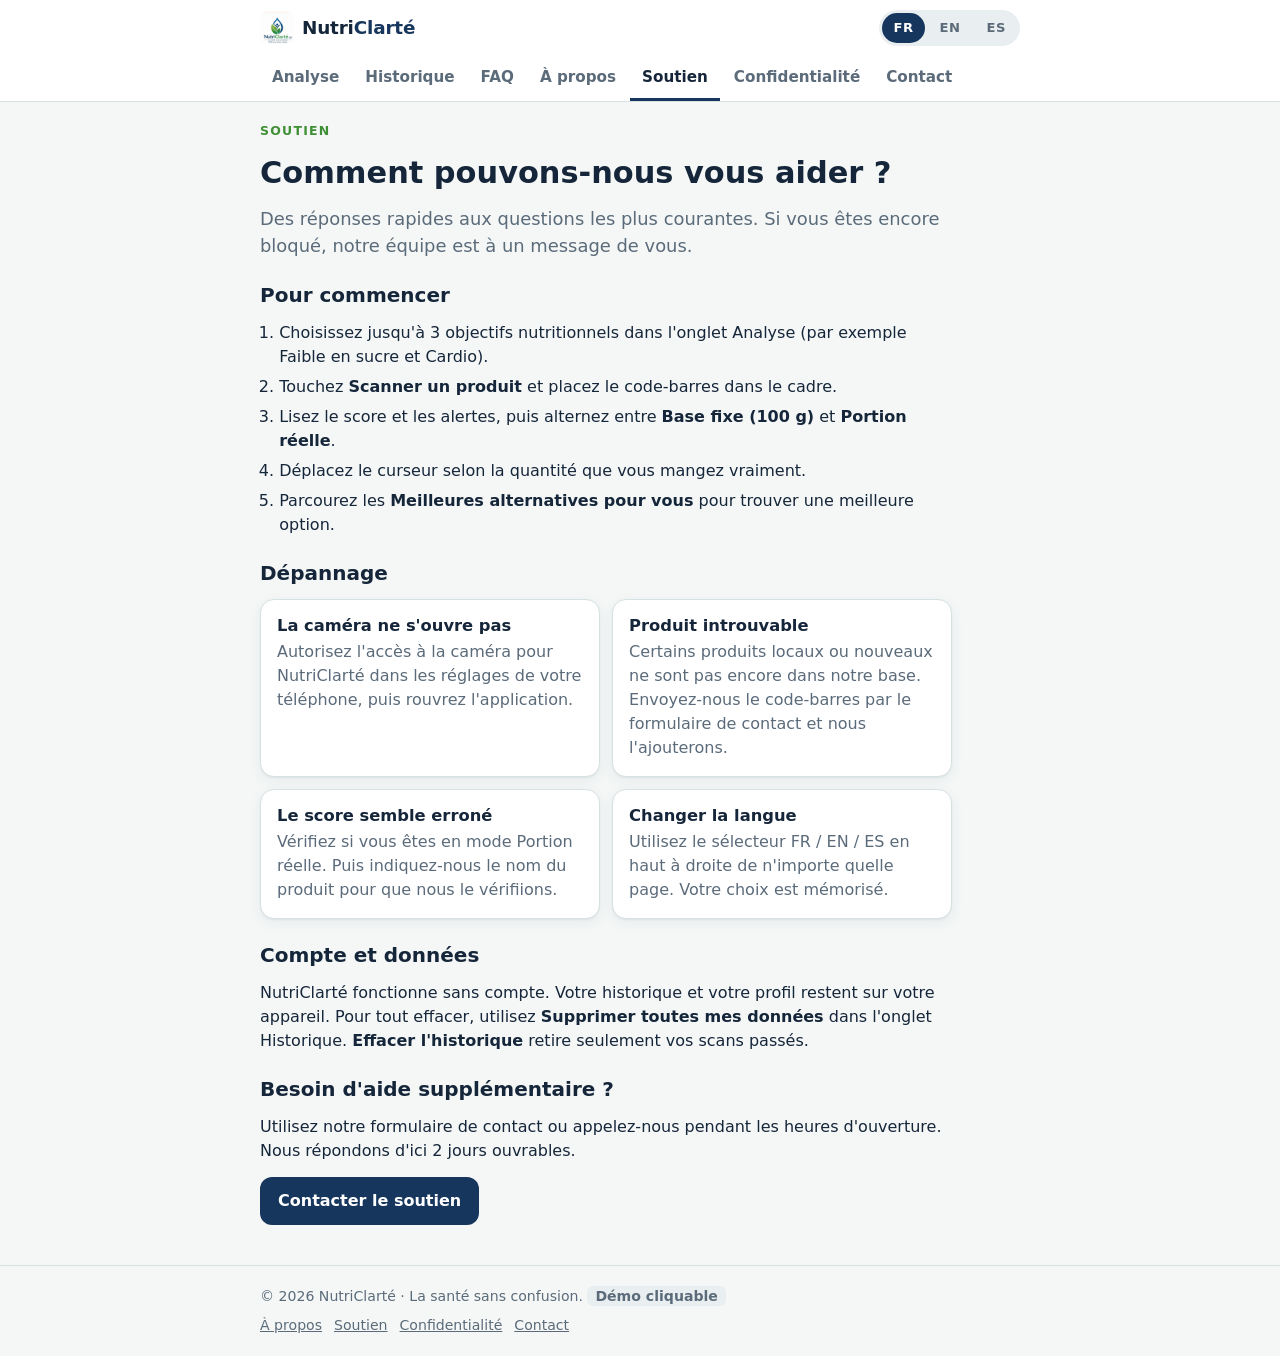
<file: support/index.html>
<!doctype html>
<html lang="fr-CA"><head><meta charset="utf-8">
<meta http-equiv="Content-Security-Policy" content="default-src 'none'; style-src 'unsafe-inline'; base-uri 'none'">
<meta http-equiv="refresh" content="0; url=../index.html#support">
<link rel="canonical" href="../index.html#support"><title>NutriClarté</title></head>
<body><p><a href="../index.html#support">NutriClarté</a></p></body></html>
</file>
